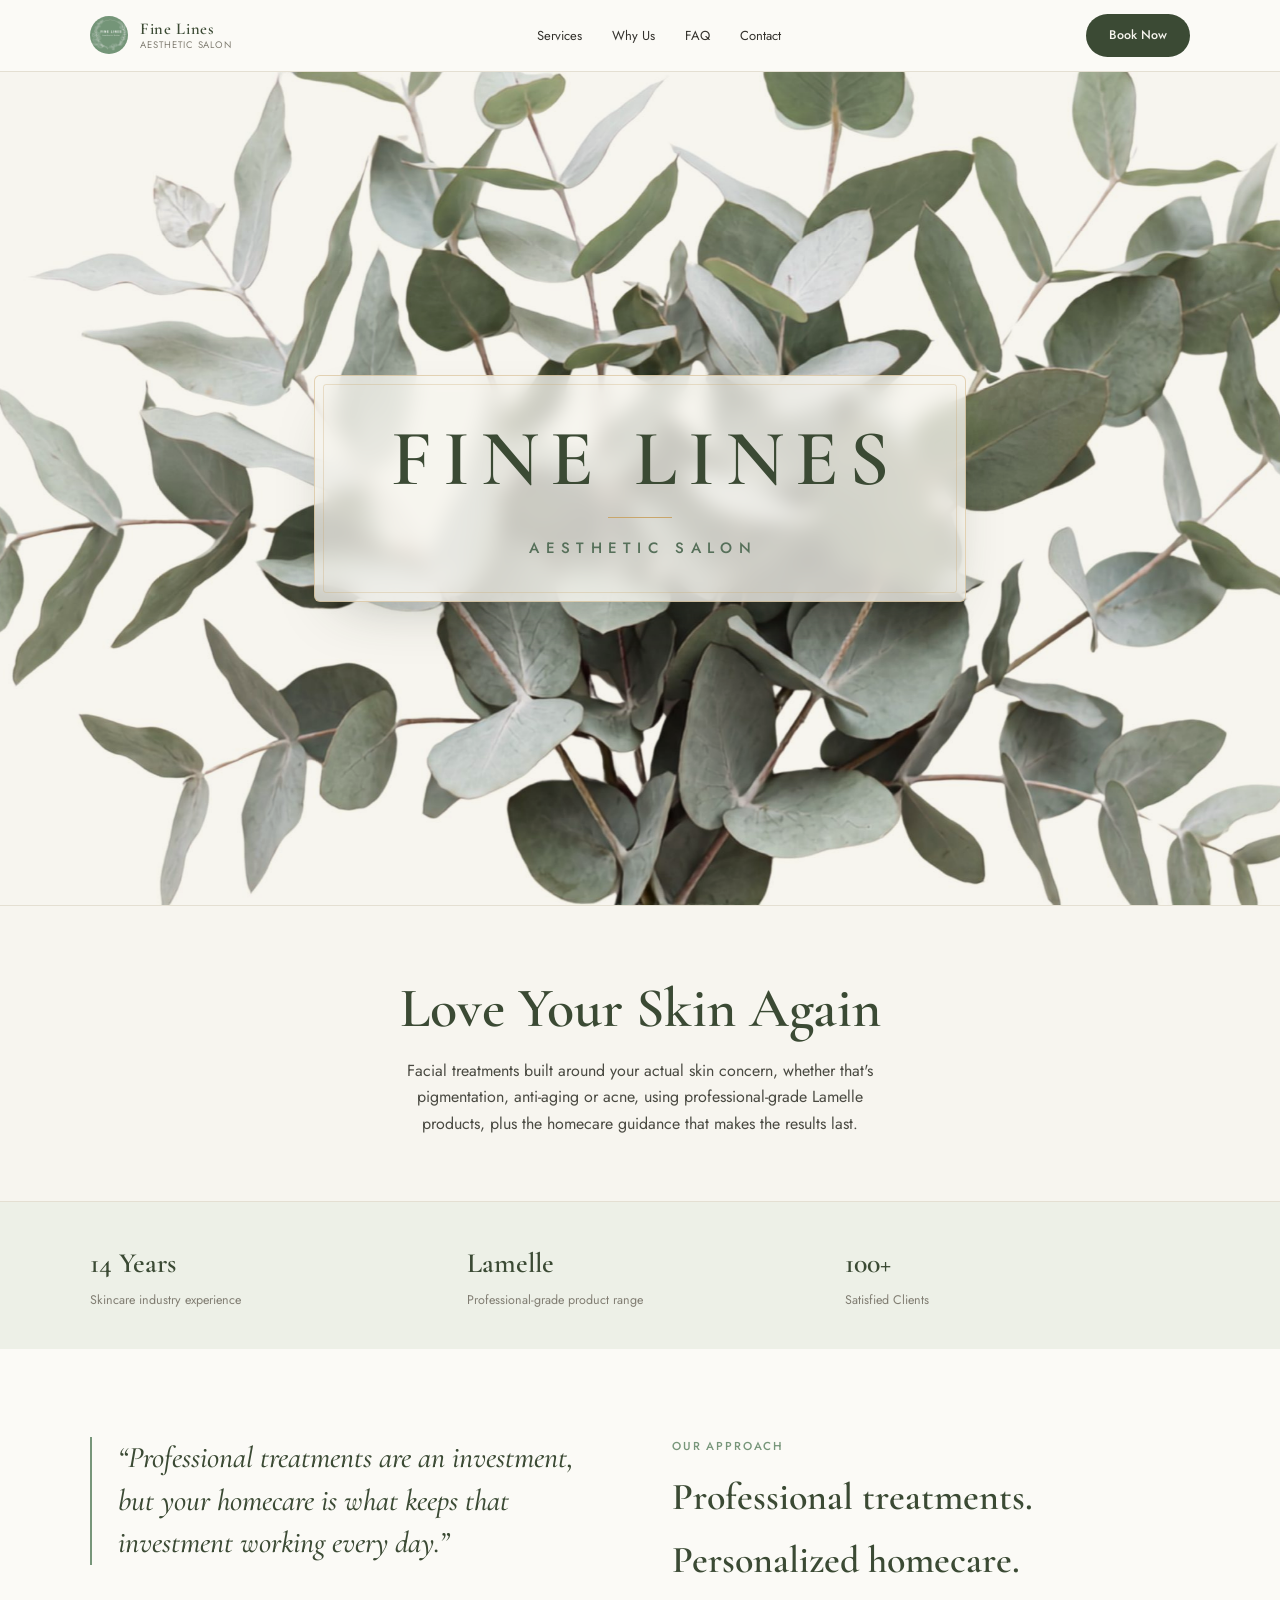
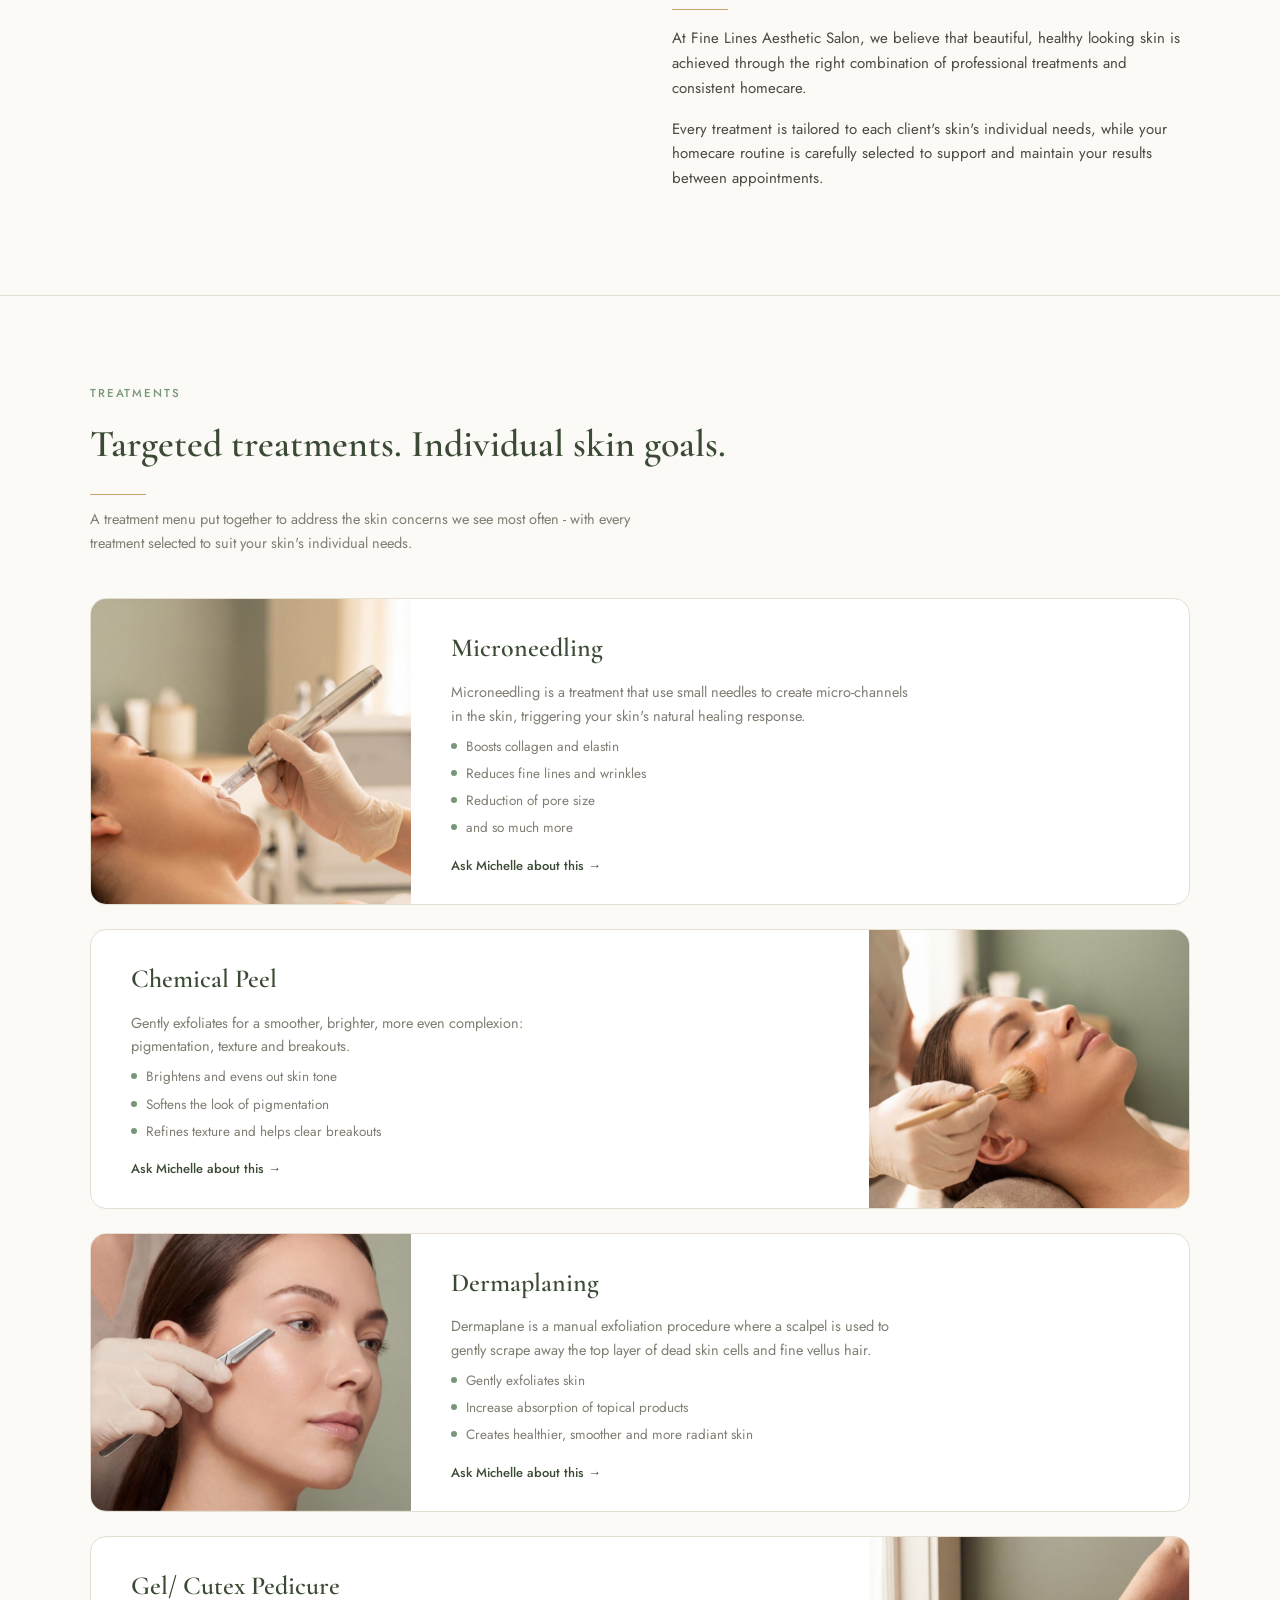
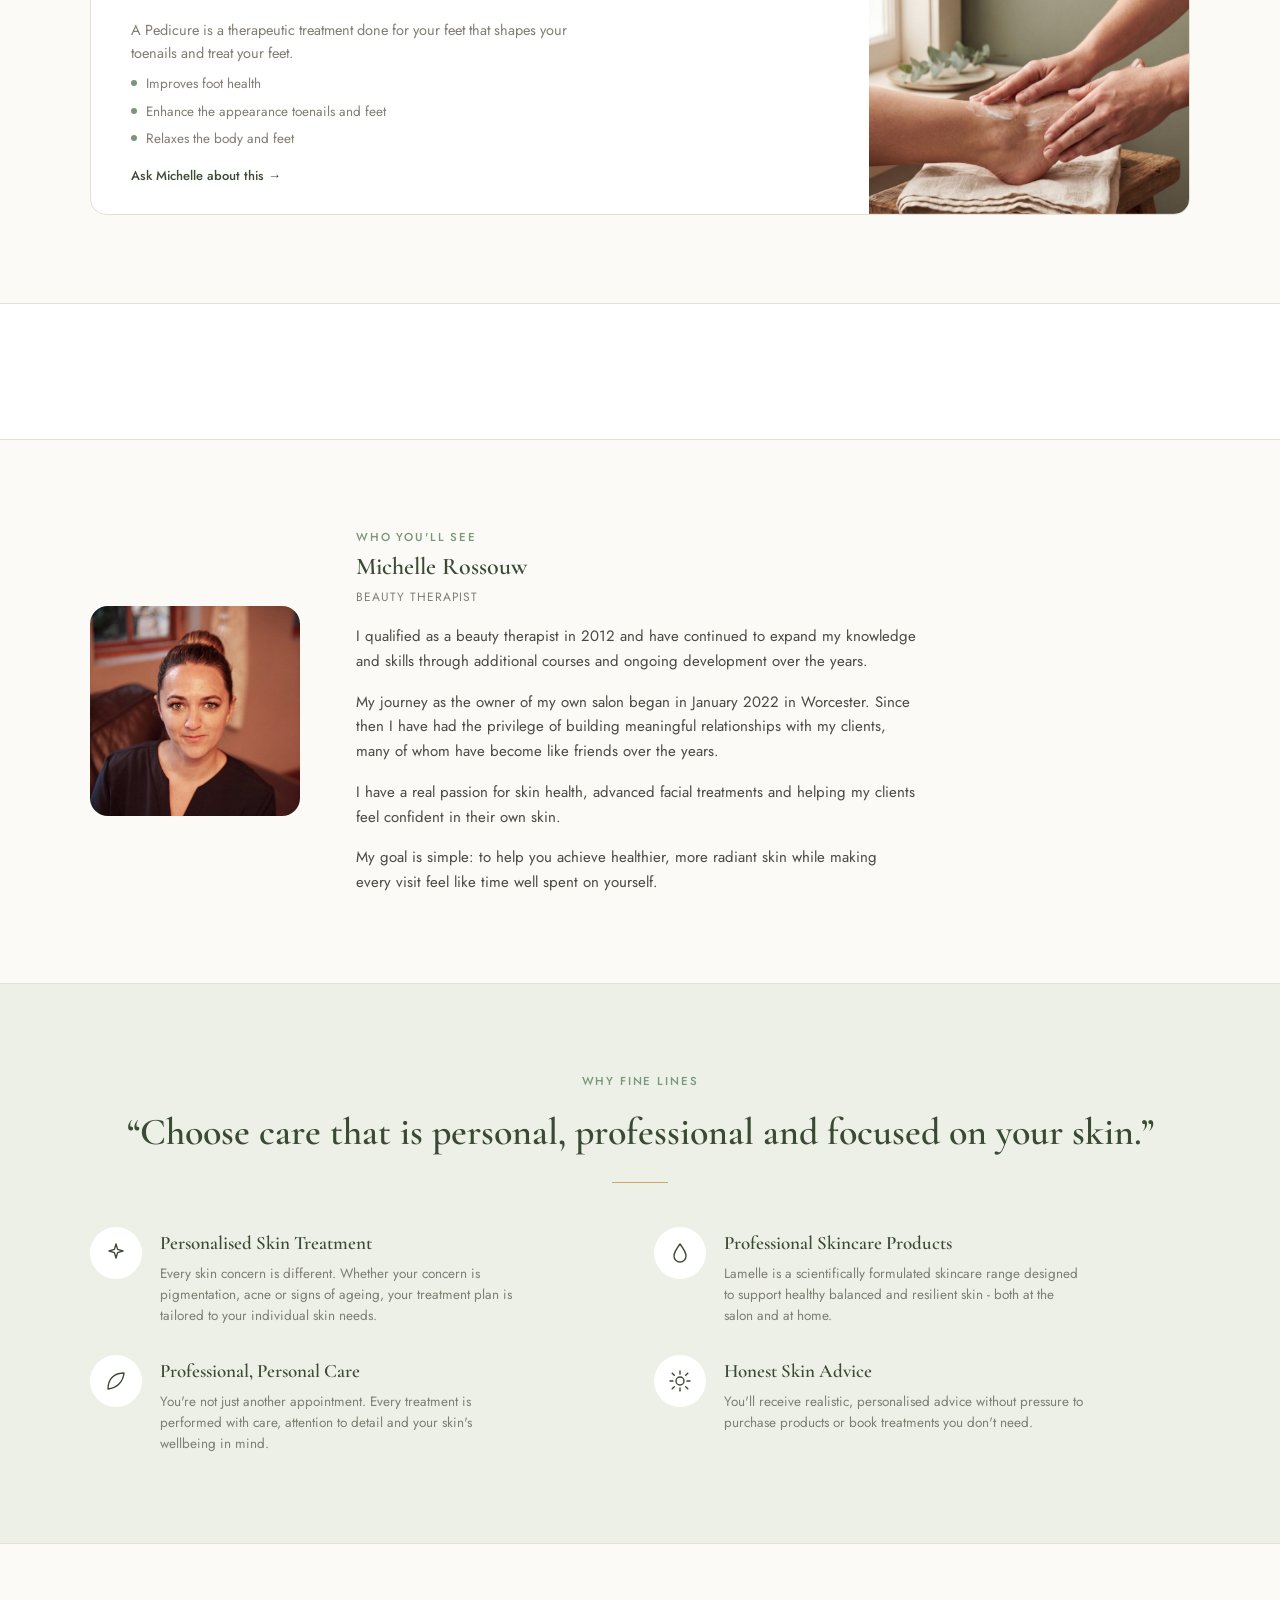
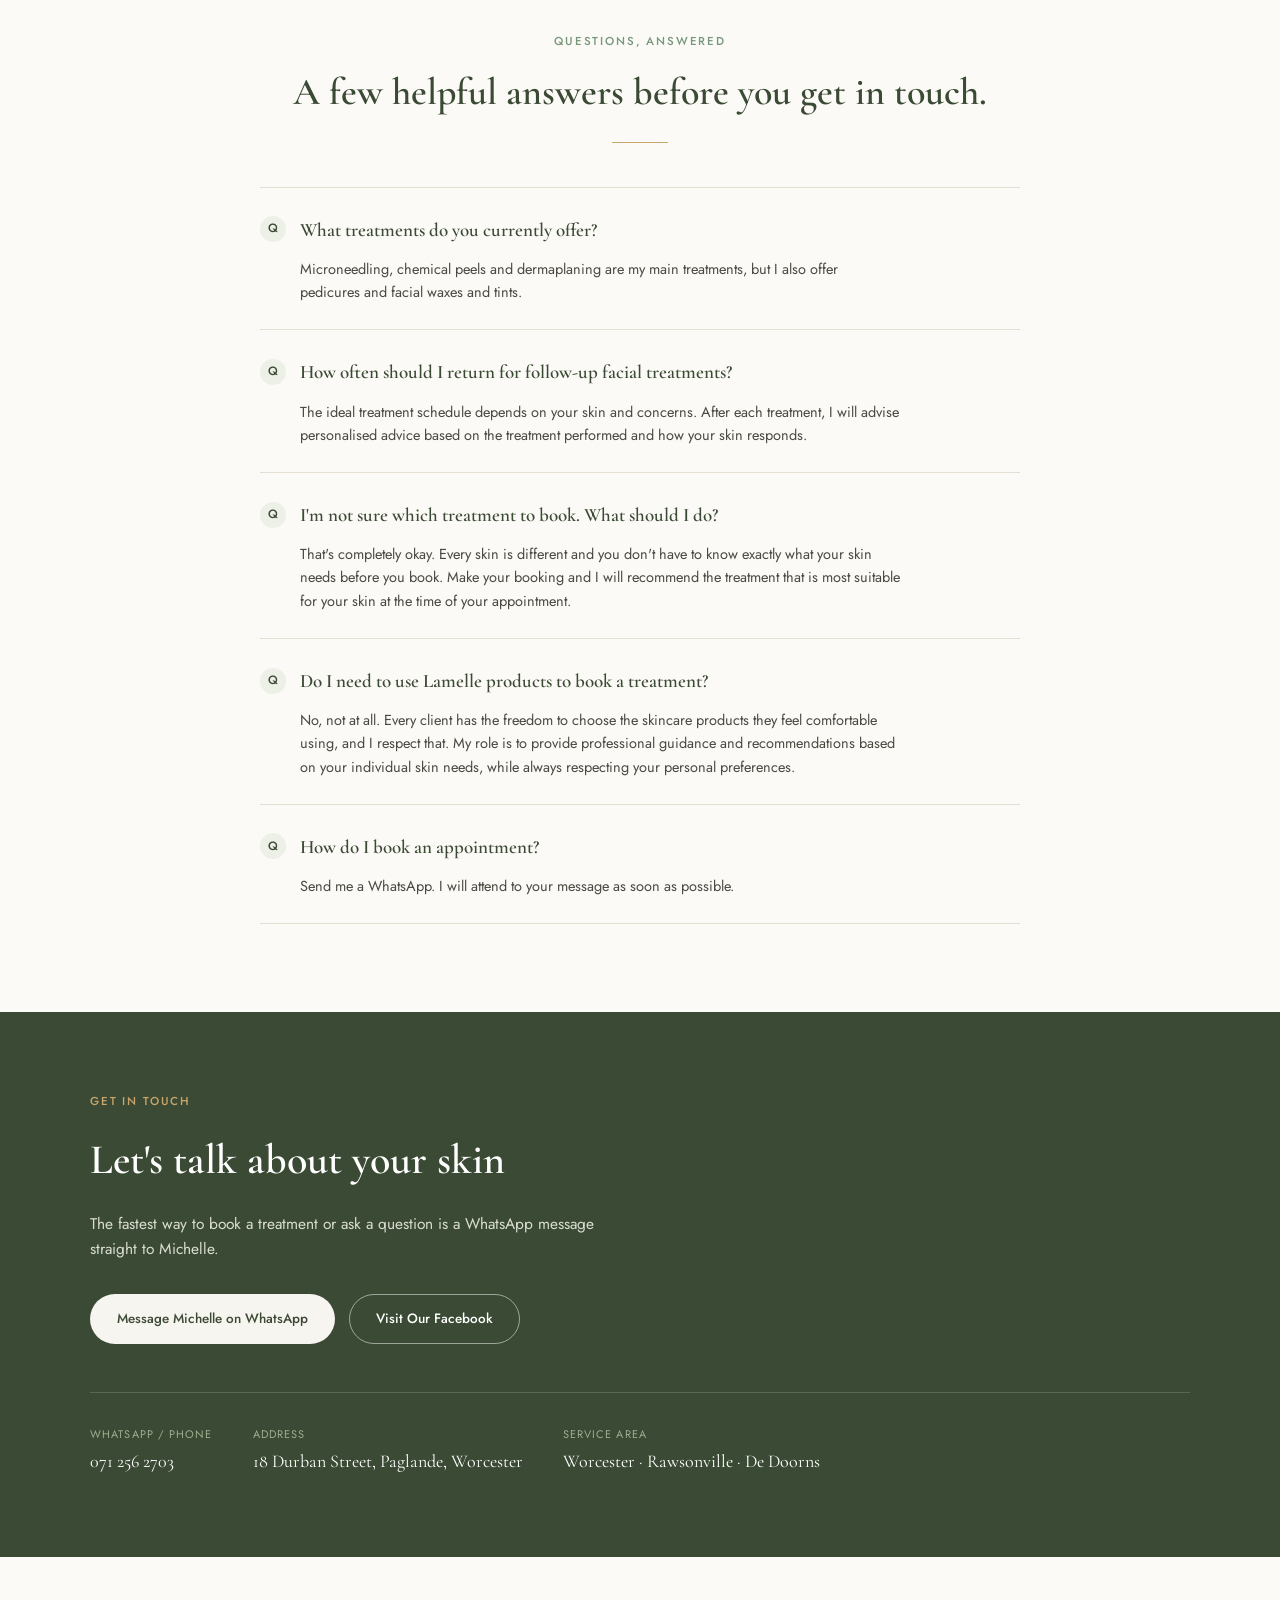
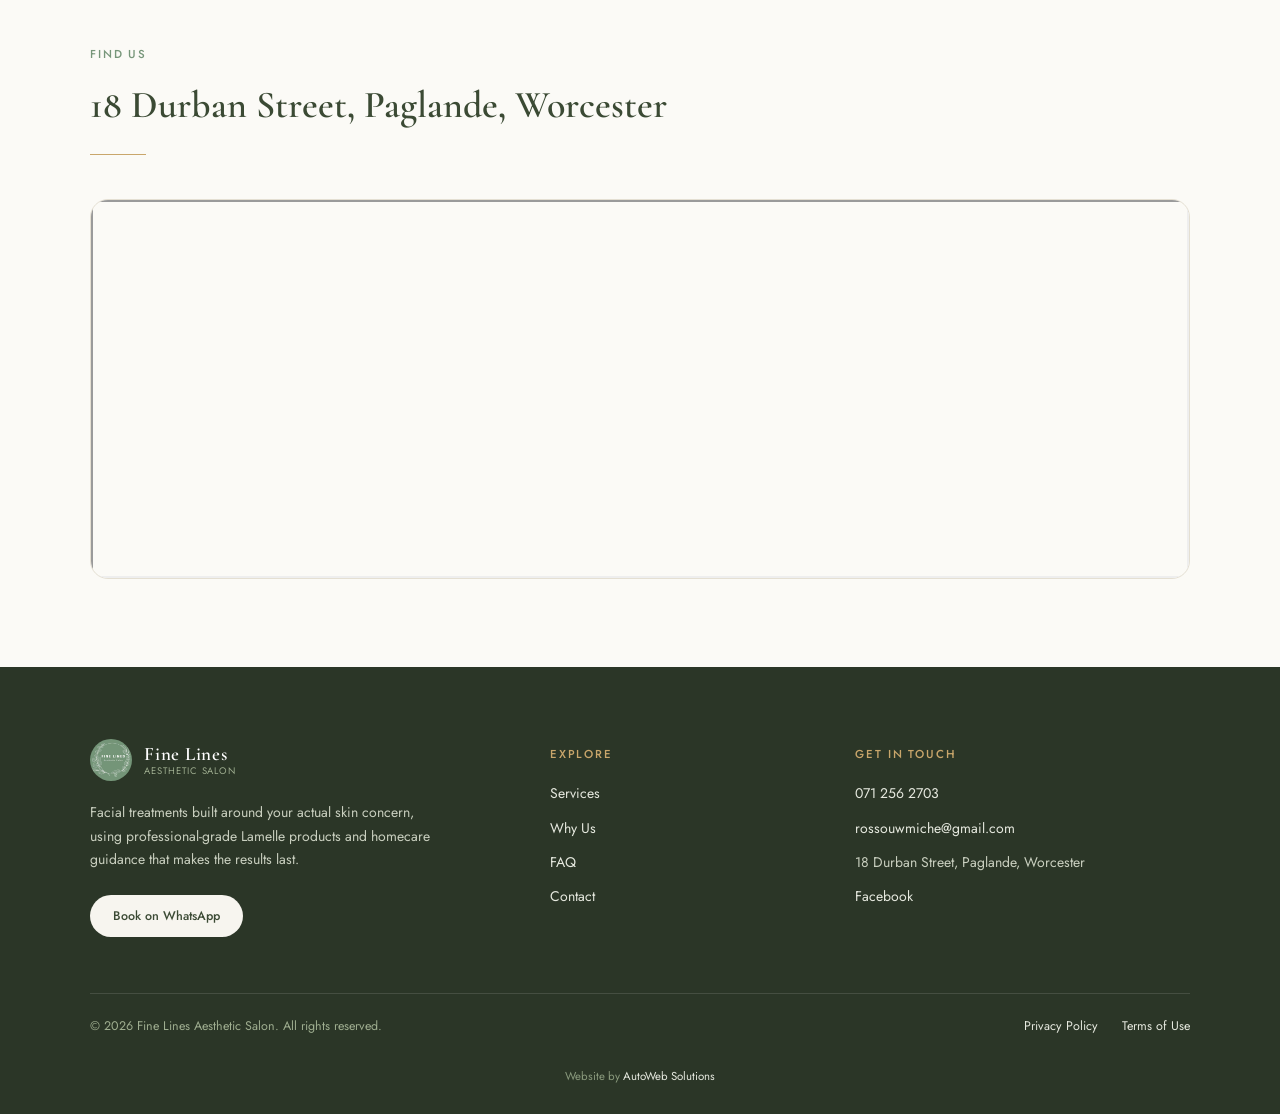
<file: index.html>
<!doctype html>
<html lang="en">
  <head>
    <meta charset="utf-8" />
    <meta name="viewport" content="width=device-width, initial-scale=1" />
    <title>Fine Lines Aesthetic Salon | Skincare in Worcester, Western Cape</title>
    <meta
      name="description"
      content="Skin treatments in Worcester, Western Cape: microneedling, chemical peels, dermaplaning and pedicures, tailored to your skin with professional-grade Lamelle products."
    />
    <meta property="og:type" content="website" />
    <meta property="og:site_name" content="Fine Lines Aesthetic Salon" />
    <meta property="og:locale" content="en_ZA" />
    <meta
      property="og:title"
      content="Fine Lines Aesthetic Salon | Skincare in Worcester, Western Cape"
    />
    <meta
      property="og:description"
      content="Skin treatments in Worcester, Western Cape: microneedling, chemical peels, dermaplaning and pedicures, tailored to your skin with professional-grade Lamelle products."
    />
    <meta
      property="og:image"
      content="https://finelinesaesthetic.co.za/images/og-image.jpg"
    />
    <meta property="og:image:width" content="1200" />
    <meta property="og:image:height" content="630" />
    <meta
      property="og:image:alt"
      content="Fine Lines Aesthetic Salon logo card on eucalyptus leaves"
    />
    <meta
      property="og:url"
      content="https://finelinesaesthetic.co.za/"
    />
    <meta name="twitter:card" content="summary_large_image" />
    <meta
      name="twitter:title"
      content="Fine Lines Aesthetic Salon | Skincare in Worcester, Western Cape"
    />
    <meta
      name="twitter:description"
      content="Skin treatments in Worcester, Western Cape: microneedling, chemical peels, dermaplaning and pedicures, tailored to your skin with professional-grade Lamelle products."
    />
    <meta
      name="twitter:image"
      content="https://finelinesaesthetic.co.za/images/og-image.jpg"
    />
    <link rel="canonical" href="https://finelinesaesthetic.co.za/" />
    <script type="application/ld+json">
      {
        "@context": "https://schema.org",
        "@type": "BeautySalon",
        "@id": "https://finelinesaesthetic.co.za/#salon",
        "name": "Fine Lines Aesthetic Salon",
        "url": "https://finelinesaesthetic.co.za/",
        "description": "Skin treatments in Worcester, Western Cape: microneedling, chemical peels, dermaplaning and pedicures, tailored to your skin with professional-grade Lamelle products.",
        "image": "https://finelinesaesthetic.co.za/images/og-image.jpg",
        "logo": "https://finelinesaesthetic.co.za/images/logo.jpg",
        "telephone": "+27712562703",
        "email": "rossouwmiche@gmail.com",
        "address": {
          "@type": "PostalAddress",
          "streetAddress": "18 Durban Street, Paglande",
          "addressLocality": "Worcester",
          "addressRegion": "Western Cape",
          "postalCode": "6849",
          "addressCountry": "ZA"
        },
        "geo": {
          "@type": "GeoCoordinates",
          "latitude": -33.64389,
          "longitude": 19.45117
        },
        "areaServed": [
          { "@type": "City", "name": "Worcester" },
          { "@type": "City", "name": "Rawsonville" },
          { "@type": "City", "name": "De Doorns" }
        ],
        "founder": { "@type": "Person", "name": "Michelle Rossouw", "jobTitle": "Beauty Therapist" },
        "sameAs": ["https://www.facebook.com/finelinesaestheticsalon"],
        "hasOfferCatalog": {
          "@type": "OfferCatalog",
          "name": "Treatments",
          "itemListElement": [
            { "@type": "Offer", "itemOffered": { "@type": "Service", "name": "Microneedling" } },
            { "@type": "Offer", "itemOffered": { "@type": "Service", "name": "Chemical Peel" } },
            { "@type": "Offer", "itemOffered": { "@type": "Service", "name": "Dermaplaning" } },
            { "@type": "Offer", "itemOffered": { "@type": "Service", "name": "Gel / Cutex Pedicure" } },
            { "@type": "Offer", "itemOffered": { "@type": "Service", "name": "Facial Wax & Tint" } }
          ]
        }
      }
    </script>
    <link rel="icon" href="images/logo.jpg" />
    <link rel="preconnect" href="https://fonts.googleapis.com" />
    <link rel="preconnect" href="https://fonts.gstatic.com" crossorigin />
    <link
      href="https://fonts.googleapis.com/css2?family=Cormorant+Garamond:ital,wght@0,500;0,600;0,700;1,500&family=Jost:wght@300;400;500;600&display=swap"
      rel="stylesheet"
    />
    <link rel="stylesheet" href="css/styles.css" />
  </head>
  <body>
    <div class="topbar">
      <div class="wrap">
        <a class="brandmark" href="#">
          <img src="images/logo.jpg" alt="Fine Lines Aesthetic Salon" width="320" height="320" />
          <div class="bt">Fine Lines<small>Aesthetic Salon</small></div>
        </a>
        <nav class="navlinks">
          <a href="#services">Services</a>
          <a href="#why">Why Us</a>
          <a href="#faq">FAQ</a>
          <a href="#contact">Contact</a>
        </nav>
        <div class="topbar-actions">
          <a
            class="btn btn-primary btn-sm"
            data-book
            href="https://wa.me/27712562703?text=Hi%20there.%0AI%20am%20interested%20in%20booking%20an%20appointment%20with%20you."
            target="_blank"
            rel="noopener"
            >Book Now</a
          >
          <button
            class="hamburger"
            aria-label="Open menu"
            aria-expanded="false"
          >
            <svg
              width="20"
              height="20"
              viewBox="0 0 24 24"
              fill="none"
              stroke="#3B4A34"
              stroke-width="1.8"
              stroke-linecap="round"
            >
              <path d="M4 7h16M4 12h16M4 17h16"></path>
            </svg>
          </button>
        </div>
      </div>
      <nav class="mobile-panel" hidden>
        <a href="#services">Services</a>
        <a href="#why">Why Us</a>
        <a href="#faq">FAQ</a>
        <a href="#contact">Contact</a>
      </nav>
    </div>

    <div class="hero">
      <div class="hero-visual">
        <img
          src="images/hero-2.jpg"
          srcset="images/hero-2-sm.jpg 1200w, images/hero-2.jpg 2400w"
          sizes="100vw"
          width="2400"
          height="1340"
          fetchpriority="high"
          alt=""
        />
        <div class="hero-plaque">
          <span class="hp-name">Fine Lines</span>
          <span class="hp-rule" aria-hidden="true"></span>
          <span class="hp-sub">Aesthetic Salon</span>
        </div>
      </div>
      <div class="hero-copy">
        <h1>Love Your Skin Again</h1>
        <p>
          Facial treatments built around your actual skin concern, whether
          that's pigmentation, anti-aging or acne, using professional-grade
          Lamelle products, plus the homecare guidance that makes the results
          last.
        </p>
      </div>
    </div>

    <div class="trust">
      <div class="wrap">
        <div class="trust-grid">
          <div class="trust-item">
            <div class="tv">14 Years</div>
            <div class="tl">Skincare industry experience</div>
          </div>
          <div class="trust-item">
            <div class="tv">Lamelle</div>
            <div class="tl">Professional-grade product range</div>
          </div>
          <div class="trust-item">
            <div class="tv">100+</div>
            <div class="tl">Satisfied Clients</div>
          </div>
        </div>
      </div>
    </div>

    <section>
      <div class="wrap">
        <div class="phil">
          <div class="phil-quote">
            <p class="pull">
              &ldquo;Professional treatments are an investment, but your
              homecare is what keeps that investment working every day.&rdquo;
            </p>
          </div>
          <div class="phil-body">
            <div class="eyebrow">Our approach</div>
            <h2 class="section-title" style="margin-bottom: 16px">
              Professional treatments. Personalized homecare.
            </h2>
            <p>
              At Fine Lines Aesthetic Salon, we believe that beautiful, healthy
              looking skin is achieved through the right combination of
              professional treatments and consistent homecare.
            </p>
            <p>
              Every treatment is tailored to each client's skin's individual
              needs, while your homecare routine is carefully selected to
              support and maintain your results between appointments.
            </p>
          </div>
        </div>
      </div>
    </section>

    <section id="services">
      <div class="wrap">
        <div class="section-head">
          <div class="eyebrow">Treatments</div>
          <h2 class="section-title">
            Targeted treatments. Individual skin goals.
          </h2>
          <p class="section-desc">
            A treatment menu put together to address the skin concerns we see
            most often - with every treatment selected to suit your skin's
            individual needs.
          </p>
        </div>
        <div class="svc-list">
          <div class="svc-card">
            <div class="svc-media">
              <img
                src="images/microneedling.jpg"
                width="900"
                height="1117"
                loading="lazy"
                alt="Microneedling treatment at Fine Lines Aesthetic Salon"
              />
            </div>
            <div class="svc-content">
              <h3 class="svc-name">Microneedling</h3>
              <div class="svc-desc">
                Microneedling is a treatment that use small needles to create
                micro-channels in the skin, triggering your skin's natural
                healing response.
              </div>
              <ul class="svc-benefits">
                <li>Boosts collagen and elastin</li>
                <li>Reduces fine lines and wrinkles</li>
                <li>Reduction of pore size</li>
                <li>and so much more</li>
              </ul>
              <a
                class="svc-link"
                href="https://wa.me/27712562703?text=Hi%20there%2C%0AI%20am%20interested%20in%20Microneedling%2C%20can%20you%20tell%20me%20more."
                target="_blank"
                rel="noopener"
                >Ask Michelle about this &rarr;</a
              >
            </div>
          </div>
          <div class="svc-card reverse">
            <div class="svc-media">
              <img
                src="images/chemical-peel.jpg"
                width="900"
                height="1117"
                loading="lazy"
                alt="Chemical peel treatment at Fine Lines Aesthetic Salon"
              />
            </div>
            <div class="svc-content">
              <h3 class="svc-name">Chemical Peel</h3>
              <div class="svc-desc">
                Gently exfoliates for a smoother, brighter, more even
                complexion: pigmentation, texture and breakouts.
              </div>
              <ul class="svc-benefits">
                <li>Brightens and evens out skin tone</li>
                <li>Softens the look of pigmentation</li>
                <li>Refines texture and helps clear breakouts</li>
              </ul>
              <a
                class="svc-link"
                href="https://wa.me/27712562703?text=Hi%20there%2C%0AI%20am%20interested%20in%20Chemical%20Peel%2C%20can%20you%20tell%20me%20more."
                target="_blank"
                rel="noopener"
                >Ask Michelle about this &rarr;</a
              >
            </div>
          </div>
          <div class="svc-card">
            <div class="svc-media">
              <img
                src="images/dermaplane.jpg"
                width="900"
                height="1117"
                loading="lazy"
                alt="Dermaplaning treatment at Fine Lines Aesthetic Salon"
              />
            </div>
            <div class="svc-content">
              <h3 class="svc-name">Dermaplaning</h3>
              <div class="svc-desc">
                Dermaplane is a manual exfoliation procedure where a scalpel is
                used to gently scrape away the top layer of dead skin cells and
                fine vellus hair.
              </div>
              <ul class="svc-benefits">
                <li>Gently exfoliates skin</li>
                <li>Increase absorption of topical products</li>
                <li>Creates healthier, smoother and more radiant skin</li>
              </ul>
              <a
                class="svc-link"
                href="https://wa.me/27712562703?text=Hi%20there%2C%0AI%20am%20interested%20in%20Dermaplaning%2C%20can%20you%20tell%20me%20more."
                target="_blank"
                rel="noopener"
                >Ask Michelle about this &rarr;</a
              >
            </div>
          </div>
          <div class="svc-card reverse">
            <div class="svc-media">
              <img
                src="images/pedicure.jpg"
                width="900"
                height="1117"
                loading="lazy"
                alt="Gel/Cutex Pedicure treatment at Fine Lines Aesthetic Salon"
              />
            </div>
            <div class="svc-content">
              <h3 class="svc-name">Gel/ Cutex Pedicure</h3>
              <div class="svc-desc">
                A Pedicure is a therapeutic treatment done for your feet that
                shapes your toenails and treat your feet.
              </div>
              <ul class="svc-benefits">
                <li>Improves foot health</li>
                <li>Enhance the appearance toenails and feet</li>
                <li>Relaxes the body and feet</li>
              </ul>
              <a
                class="svc-link"
                href="https://wa.me/27712562703?text=Hi%20there%2C%0AI%20am%20interested%20in%20a%20Gel%2FCutex%20Pedicure%2C%20can%20you%20tell%20me%20more."
                target="_blank"
                rel="noopener"
                >Ask Michelle about this &rarr;</a
              >
            </div>
          </div>
        </div>
      </div>
    </section>

    <section class="brand-strip">
      <div class="wrap brand-strip-inner">
        <a
          href="https://skinconfidence.co.za/?sc=230984738&amp;fbclid=IwY2xjawUmRNpleHRuA2FlbQIxMABwZG9mBWJyaWQRMTF3ckhTbklxdFVRR0JiY3FzcnRjBmFwcF9pZBAyMjIwMzkxNzg4MjAwODkyAAEe2lscnvquIQJiSsUpeG0cFPSjdNIR67Gt8aJCPOTo0nfn3-hXnR5S1gYrx6Q_aem_q1RHZX1bMGxaxcHJAcMebg"
          target="_blank"
          rel="noopener"
        >
          <img
            src="images/lamelle-logo.webp"
            alt="Lamelle Research Laboratories"
            class="brand-logo"
            width="200"
            height="68"
            loading="lazy"
          />
        </a>
      </div>
    </section>

    <section>
      <div class="wrap">
        <div class="about">
          <div class="about-mark">
            <img
              src="images/owner.jpg"
              width="640"
              height="640"
              loading="lazy"
              alt="Michelle Rossouw, owner and skin therapist at Fine Lines Aesthetic Salon"
            />
          </div>
          <div class="about-copy">
            <div class="eyebrow">Who you'll see</div>
            <div class="name">Michelle Rossouw</div>
            <div class="role">Beauty Therapist</div>
            <p>
              I qualified as a beauty therapist in 2012 and have continued to
              expand my knowledge and skills through additional courses and
              ongoing development over the years.
            </p>
            <p>
              My journey as the owner of my own salon began in January 2022 in
              Worcester. Since then I have had the privilege of building
              meaningful relationships with my clients, many of whom have become
              like friends over the years.
            </p>
            <p>
              I have a real passion for skin health, advanced facial treatments
              and helping my clients feel confident in their own skin.
            </p>
            <p>
              My goal is simple: to help you achieve healthier, more radiant
              skin while making every visit feel like time well spent on
              yourself.
            </p>
          </div>
        </div>
      </div>
    </section>

    <section class="why" id="why">
      <div class="wrap">
        <div class="section-head center">
          <div class="eyebrow">Why Fine Lines</div>
          <h2 class="section-title">
            &ldquo;Choose care that is personal, professional and focused on
            your skin.&rdquo;
          </h2>
        </div>
        <div class="why-grid">
          <div class="why-item">
            <div class="why-icon">
              <svg
                width="24"
                height="24"
                viewBox="0 0 24 24"
                fill="none"
                stroke="currentColor"
                stroke-width="1.4"
                stroke-linecap="round"
                stroke-linejoin="round"
              >
                <path
                  d="M12 3l1.6 5.4L19 10l-5.4 1.6L12 17l-1.6-5.4L5 10l5.4-1.6L12 3Z"
                ></path>
              </svg>
            </div>
            <div class="why-text">
              <h3>Personalised Skin Treatment</h3>
              <p>
                Every skin concern is different. Whether your concern is
                pigmentation, acne or signs of ageing, your treatment plan is
                tailored to your individual skin needs.
              </p>
            </div>
          </div>
          <div class="why-item">
            <div class="why-icon">
              <svg
                width="24"
                height="24"
                viewBox="0 0 24 24"
                fill="none"
                stroke="currentColor"
                stroke-width="1.4"
                stroke-linecap="round"
                stroke-linejoin="round"
              >
                <path
                  d="M12 3C12 3 6 11 6 15a6 6 0 0 0 12 0c0-4-6-12-6-12Z"
                ></path>
              </svg>
            </div>
            <div class="why-text">
              <h3>Professional Skincare Products</h3>
              <p>
                Lamelle is a scientifically formulated skincare range designed
                to support healthy balanced and resilient skin - both at the
                salon and at home.
              </p>
            </div>
          </div>
          <div class="why-item">
            <div class="why-icon">
              <svg
                width="24"
                height="24"
                viewBox="0 0 24 24"
                fill="none"
                stroke="currentColor"
                stroke-width="1.4"
                stroke-linecap="round"
                stroke-linejoin="round"
              >
                <path d="M4 20C4 10 10 4 20 4C19 13 13 19 4 20Z"></path>
              </svg>
            </div>
            <div class="why-text">
              <h3>Professional, Personal Care</h3>
              <p>
                You're not just another appointment. Every treatment is
                performed with care, attention to detail and your skin's
                wellbeing in mind.
              </p>
            </div>
          </div>
          <div class="why-item">
            <div class="why-icon">
              <svg
                width="24"
                height="24"
                viewBox="0 0 24 24"
                fill="none"
                stroke="currentColor"
                stroke-width="1.4"
                stroke-linecap="round"
                stroke-linejoin="round"
              >
                <circle cx="12" cy="12" r="4"></circle>
                <path
                  d="M12 2v3M12 19v3M4.2 4.2l2.1 2.1M17.7 17.7l2.1 2.1M2 12h3M19 12h3M4.2 19.8l2.1-2.1M17.7 6.3l2.1-2.1"
                ></path>
              </svg>
            </div>
            <div class="why-text">
              <h3>Honest Skin Advice</h3>
              <p>
                You'll receive realistic, personalised advice without pressure
                to purchase products or book treatments you don't need.
              </p>
            </div>
          </div>
        </div>
      </div>
    </section>

    <section id="faq">
      <div class="wrap">
        <div class="section-head center">
          <div class="eyebrow">Questions, answered</div>
          <h2 class="section-title">
            A few helpful answers before you get in touch.
          </h2>
        </div>
        <div class="faq-list">
          <div class="faq-item">
            <div class="faq-q">
              <span class="qmark">Q</span>What treatments do you currently
              offer?
            </div>
            <div class="faq-a">
              Microneedling, chemical peels and dermaplaning are my main
              treatments, but I also offer pedicures and facial waxes and tints.
            </div>
          </div>
          <div class="faq-item">
            <div class="faq-q">
              <span class="qmark">Q</span>How often should I return for
              follow-up facial treatments?
            </div>
            <div class="faq-a">
              The ideal treatment schedule depends on your skin and concerns.
              After each treatment, I will advise personalised advice based on
              the treatment performed and how your skin responds.
            </div>
          </div>
          <div class="faq-item">
            <div class="faq-q">
              <span class="qmark">Q</span>I'm not sure which treatment to book.
              What should I do?
            </div>
            <div class="faq-a">
              That's completely okay. Every skin is different and you don't have
              to know exactly what your skin needs before you book. Make your
              booking and I will recommend the treatment that is most suitable
              for your skin at the time of your appointment.
            </div>
          </div>
          <div class="faq-item">
            <div class="faq-q">
              <span class="qmark">Q</span>Do I need to use Lamelle products to
              book a treatment?
            </div>
            <div class="faq-a">
              No, not at all. Every client has the freedom to choose the
              skincare products they feel comfortable using, and I respect that.
              My role is to provide professional guidance and recommendations
              based on your individual skin needs, while always respecting your
              personal preferences.
            </div>
          </div>
          <div class="faq-item">
            <div class="faq-q">
              <span class="qmark">Q</span>How do I book an appointment?
            </div>
            <div class="faq-a">
              Send me a WhatsApp. I will attend to your message as soon as
              possible.
            </div>
          </div>
        </div>
      </div>
    </section>

    <div class="cta" id="contact">
      <div class="wrap">
        <div class="eyebrow">Get in touch</div>
        <h2>Let's talk about your skin</h2>
        <p>
          The fastest way to book a treatment or ask a question is a WhatsApp
          message straight to Michelle.
        </p>
        <div class="cta-actions">
          <a
            class="btn btn-primary"
            href="https://wa.me/27712562703?text=Hi%20there.%0AI%20am%20interested%20in%20booking%20an%20appointment%20with%20you."
            target="_blank"
            rel="noopener"
            >Message Michelle on WhatsApp</a
          >
          <a
            class="btn btn-secondary"
            style="border-color: rgba(255, 255, 255, 0.5); color: #fff"
            href="https://www.facebook.com/finelinesaestheticsalon"
            target="_blank"
            rel="noopener"
            >Visit Our Facebook</a
          >
        </div>
        <div class="cta-details">
          <div class="item">
            <div class="k">WhatsApp / Phone</div>
            <div class="v"><a href="tel:+27712562703">071 256 2703</a></div>
          </div>
          <div class="item">
            <div class="k">Address</div>
            <div class="v">18 Durban Street, Paglande, Worcester</div>
          </div>
          <div class="item">
            <div class="k">Service area</div>
            <div class="v">
              Worcester &middot; Rawsonville &middot; De Doorns
            </div>
          </div>
        </div>
      </div>
    </div>

    <section>
      <div class="wrap">
        <div class="section-head">
          <div class="eyebrow">Find us</div>
          <h2 class="section-title">18 Durban Street, Paglande, Worcester</h2>
        </div>
        <div class="map-panel">
          <iframe
            src="https://www.google.com/maps/embed?pb=!1m18!1m12!1m3!1d3321.5120462138734!2d19.451168876545857!3d-33.64389190744635!2m3!1f0!2f0!3f0!3m2!1i1024!2i768!4f13.1!3m3!1m2!1s0x1dcd78a09a3259f1%3A0x4e70fad645e7cf70!2s18%20Durban%20St%2C%20Paglande%2C%20Worcester%2C%206849!5e0!3m2!1sen!2sza!4v1789563626684!5m2!1sen!2sza"
            loading="lazy"
            referrerpolicy="strict-origin-when-cross-origin"
            title="Fine Lines Aesthetic Salon location, 18 Durban Street, Paglande, Worcester"
            allowfullscreen
          >
          </iframe>
        </div>
      </div>
    </section>

    <footer class="site-footer">
      <div class="wrap">
        <div class="foot-grid">
          <div class="foot-about">
            <div class="foot-brand">
              <img src="images/logo.jpg" alt="Fine Lines Aesthetic Salon" width="320" height="320" loading="lazy" />
              <div class="ft">Fine Lines<small>Aesthetic Salon</small></div>
            </div>
            <p>
              Facial treatments built around your actual skin concern, using
              professional-grade Lamelle products and homecare guidance that
              makes the results last.
            </p>
            <a
              class="btn btn-primary btn-sm"
              data-book
              href="https://wa.me/27712562703?text=Hi%20there.%0AI%20am%20interested%20in%20booking%20an%20appointment%20with%20you."
              target="_blank"
              rel="noopener"
              >Book on WhatsApp</a
            >
          </div>
          <div class="foot-col">
            <h4>Explore</h4>
            <ul>
              <li><a href="#services">Services</a></li>
              <li><a href="#why">Why Us</a></li>
              <li><a href="#faq">FAQ</a></li>
              <li><a href="#contact">Contact</a></li>
            </ul>
          </div>
          <div class="foot-col">
            <h4>Get in touch</h4>
            <ul>
              <li><a href="tel:+27712562703">071 256 2703</a></li>
              <li>
                <a href="mailto:rossouwmiche@gmail.com"
                  >rossouwmiche@gmail.com</a
                >
              </li>
              <li>18 Durban Street, Paglande, Worcester</li>
              <li>
                <a
                  href="https://www.facebook.com/finelinesaestheticsalon"
                  target="_blank"
                  rel="noopener"
                  >Facebook</a
                >
              </li>
            </ul>
          </div>
        </div>
        <div class="foot-bottom">
          <div>
            &copy; <span data-year>2026</span> Fine Lines Aesthetic Salon. All
            rights reserved.
          </div>
          <nav class="foot-legal" aria-label="Legal">
            <a href="privacy.html">Privacy Policy</a>
            <a href="terms.html">Terms of Use</a>
          </nav>
          <div class="foot-credit">
            Website by
            <a href="https://autowebsolutions.co.za" target="_blank" rel="noopener"
              >AutoWeb Solutions</a
            >
          </div>
        </div>
      </div>
    </footer>

    <script src="js/main.js"></script>
  </body>
</html>
</file>
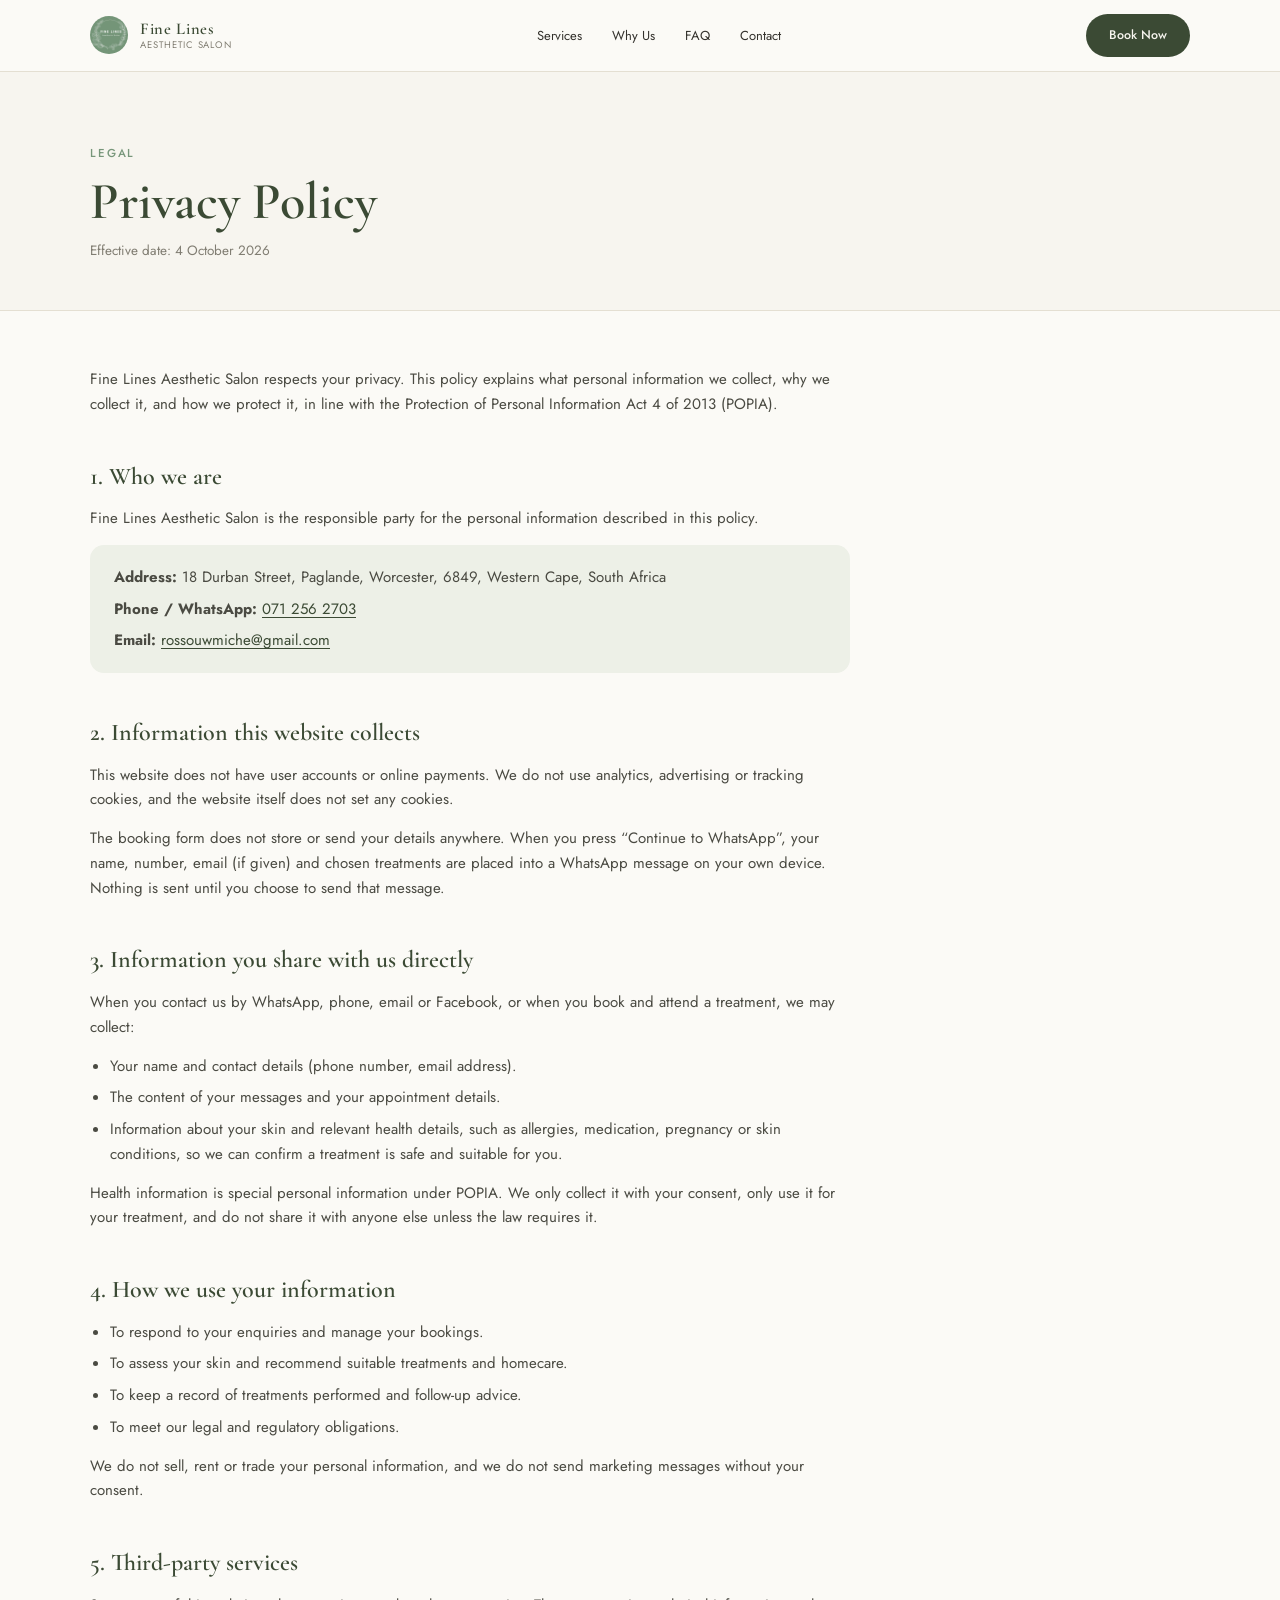
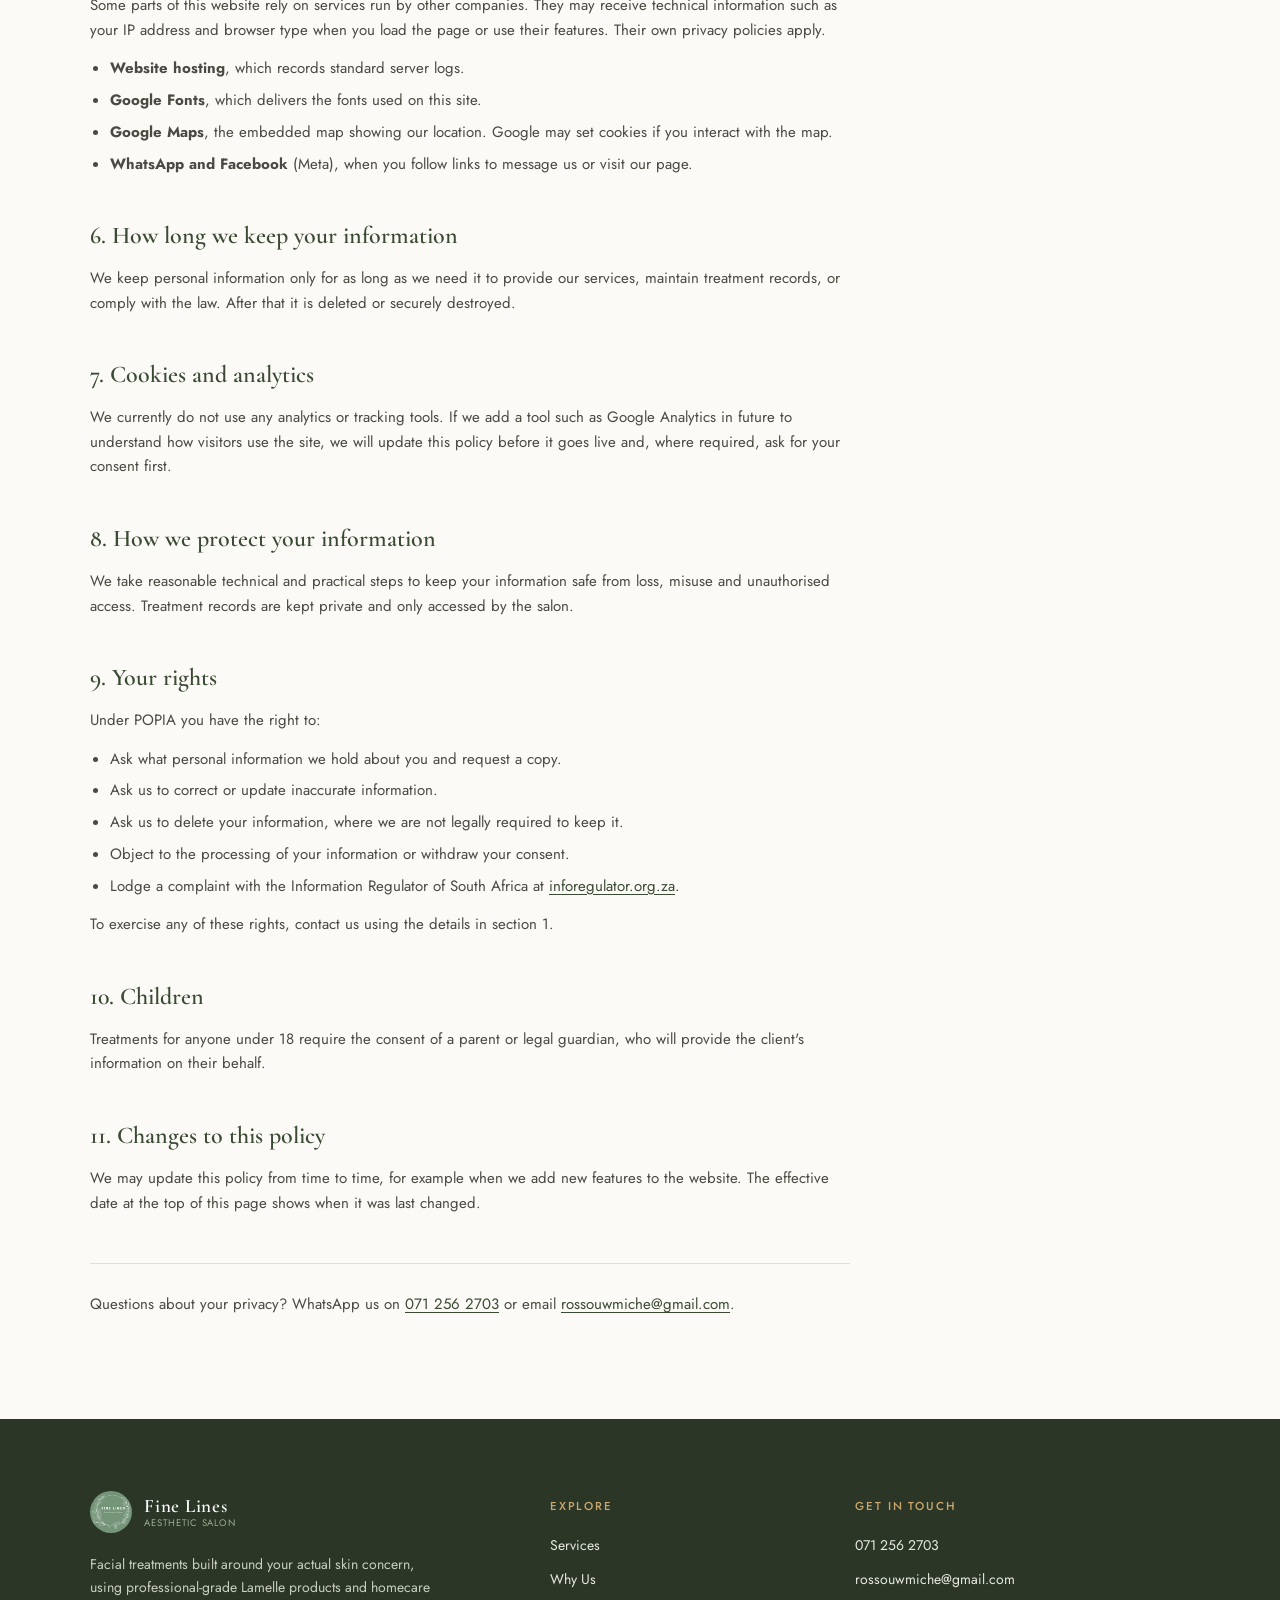
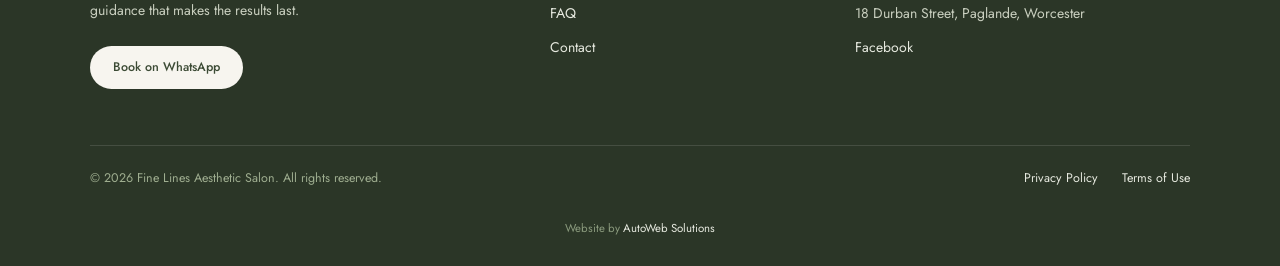
<file: privacy.html>
<!doctype html>
<html lang="en">
  <head>
    <meta charset="utf-8" />
    <meta name="viewport" content="width=device-width, initial-scale=1" />
    <title>Privacy Policy | Fine Lines Aesthetic Salon</title>
    <meta
      name="description"
      content="How Fine Lines Aesthetic Salon collects, uses and protects your personal information under POPIA."
    />
    <link rel="canonical" href="https://finelinesaesthetic.co.za/privacy.html" />
    <link rel="icon" href="images/logo.jpg" />
    <link rel="preconnect" href="https://fonts.googleapis.com" />
    <link rel="preconnect" href="https://fonts.gstatic.com" crossorigin />
    <link
      href="https://fonts.googleapis.com/css2?family=Cormorant+Garamond:ital,wght@0,500;0,600;0,700;1,500&family=Jost:wght@300;400;500;600&display=swap"
      rel="stylesheet"
    />
    <link rel="stylesheet" href="css/styles.css" />
  </head>
  <body>
    <div class="topbar">
      <div class="wrap">
        <a class="brandmark" href="index.html">
          <img src="images/logo.jpg" alt="Fine Lines Aesthetic Salon" width="320" height="320" />
          <div class="bt">Fine Lines<small>Aesthetic Salon</small></div>
        </a>
        <nav class="navlinks">
          <a href="index.html#services">Services</a>
          <a href="index.html#why">Why Us</a>
          <a href="index.html#faq">FAQ</a>
          <a href="index.html#contact">Contact</a>
        </nav>
        <div class="topbar-actions">
          <a
            class="btn btn-primary btn-sm"
            data-book
            href="https://wa.me/27712562703?text=Hi%20there.%0AI%20am%20interested%20in%20booking%20an%20appointment%20with%20you."
            target="_blank"
            rel="noopener"
            >Book Now</a
          >
          <button
            class="hamburger"
            aria-label="Open menu"
            aria-expanded="false"
          >
            <svg
              width="20"
              height="20"
              viewBox="0 0 24 24"
              fill="none"
              stroke="#3B4A34"
              stroke-width="1.8"
              stroke-linecap="round"
            >
              <path d="M4 7h16M4 12h16M4 17h16"></path>
            </svg>
          </button>
        </div>
      </div>
      <nav class="mobile-panel" hidden>
        <a href="index.html#services">Services</a>
        <a href="index.html#why">Why Us</a>
        <a href="index.html#faq">FAQ</a>
        <a href="index.html#contact">Contact</a>
      </nav>
    </div>

    <main>
      <div class="legal-head">
        <div class="wrap">
          <div class="eyebrow">Legal</div>
          <h1>Privacy Policy</h1>
          <p class="legal-meta">Effective date: 4 October 2026</p>
        </div>
      </div>

      <div class="wrap">
        <article class="legal-body">
          <p>
            Fine Lines Aesthetic Salon respects your privacy. This policy
            explains what personal information we collect, why we collect it,
            and how we protect it, in line with the Protection of Personal
            Information Act 4 of 2013 (POPIA).
          </p>

          <h2>1. Who we are</h2>
          <p>
            Fine Lines Aesthetic Salon is the responsible party for the personal
            information described in this policy.
          </p>
          <ul class="legal-details">
            <li><strong>Address:</strong> 18 Durban Street, Paglande, Worcester, 6849, Western Cape, South Africa</li>
            <li><strong>Phone / WhatsApp:</strong> <a href="tel:+27712562703">071 256 2703</a></li>
            <li><strong>Email:</strong> <a href="mailto:rossouwmiche@gmail.com">rossouwmiche@gmail.com</a></li>
          </ul>

          <h2>2. Information this website collects</h2>
          <p>
            This website does not have user accounts or online payments. We do
            not use analytics, advertising or tracking cookies, and the website
            itself does not set any cookies.
          </p>
          <p>
            The booking form does not store or send your details anywhere.
            When you press &ldquo;Continue to WhatsApp&rdquo;, your name, number,
            email (if given) and chosen treatments are placed into a WhatsApp
            message on your own device. Nothing is sent until you choose to send
            that message.
          </p>
          <!-- ANALYTICS: update this section and section 7 when Google Analytics (or any tracking) is added. -->

          <h2>3. Information you share with us directly</h2>
          <p>
            When you contact us by WhatsApp, phone, email or Facebook, or when
            you book and attend a treatment, we may collect:
          </p>
          <ul>
            <li>Your name and contact details (phone number, email address).</li>
            <li>The content of your messages and your appointment details.</li>
            <li>
              Information about your skin and relevant health details, such as
              allergies, medication, pregnancy or skin conditions, so we can
              confirm a treatment is safe and suitable for you.
            </li>
          </ul>
          <p>
            Health information is special personal information under POPIA. We
            only collect it with your consent, only use it for your treatment,
            and do not share it with anyone else unless the law requires it.
          </p>

          <h2>4. How we use your information</h2>
          <ul>
            <li>To respond to your enquiries and manage your bookings.</li>
            <li>To assess your skin and recommend suitable treatments and homecare.</li>
            <li>To keep a record of treatments performed and follow-up advice.</li>
            <li>To meet our legal and regulatory obligations.</li>
          </ul>
          <p>
            We do not sell, rent or trade your personal information, and we do
            not send marketing messages without your consent.
          </p>

          <h2>5. Third-party services</h2>
          <p>
            Some parts of this website rely on services run by other companies.
            They may receive technical information such as your IP address and
            browser type when you load the page or use their features. Their own
            privacy policies apply.
          </p>
          <ul>
            <li><strong>Website hosting</strong>, which records standard server logs.</li>
            <li><strong>Google Fonts</strong>, which delivers the fonts used on this site.</li>
            <li><strong>Google Maps</strong>, the embedded map showing our location. Google may set cookies if you interact with the map.</li>
            <li><strong>WhatsApp and Facebook</strong> (Meta), when you follow links to message us or visit our page.</li>
          </ul>

          <h2>6. How long we keep your information</h2>
          <p>
            We keep personal information only for as long as we need it to
            provide our services, maintain treatment records, or comply with the
            law. After that it is deleted or securely destroyed.
          </p>

          <h2>7. Cookies and analytics</h2>
          <p>
            We currently do not use any analytics or tracking tools. If we add
            a tool such as Google Analytics in future to understand how visitors
            use the site, we will update this policy before it goes live and,
            where required, ask for your consent first.
          </p>

          <h2>8. How we protect your information</h2>
          <p>
            We take reasonable technical and practical steps to keep your
            information safe from loss, misuse and unauthorised access. Treatment
            records are kept private and only accessed by the salon.
          </p>

          <h2>9. Your rights</h2>
          <p>Under POPIA you have the right to:</p>
          <ul>
            <li>Ask what personal information we hold about you and request a copy.</li>
            <li>Ask us to correct or update inaccurate information.</li>
            <li>Ask us to delete your information, where we are not legally required to keep it.</li>
            <li>Object to the processing of your information or withdraw your consent.</li>
            <li>
              Lodge a complaint with the Information Regulator of South Africa
              at
              <a href="https://inforegulator.org.za" target="_blank" rel="noopener">inforegulator.org.za</a>.
            </li>
          </ul>
          <p>
            To exercise any of these rights, contact us using the details in
            section 1.
          </p>

          <h2>10. Children</h2>
          <p>
            Treatments for anyone under 18 require the consent of a parent or
            legal guardian, who will provide the client's information on their
            behalf.
          </p>

          <h2>11. Changes to this policy</h2>
          <p>
            We may update this policy from time to time, for example when we add
            new features to the website. The effective date at the top of this
            page shows when it was last changed.
          </p>

          <p class="legal-foot">
            Questions about your privacy? WhatsApp us on
            <a href="tel:+27712562703">071 256 2703</a> or email
            <a href="mailto:rossouwmiche@gmail.com">rossouwmiche@gmail.com</a>.
          </p>
        </article>
      </div>
    </main>

    <footer class="site-footer">
      <div class="wrap">
        <div class="foot-grid">
          <div class="foot-about">
            <div class="foot-brand">
              <img src="images/logo.jpg" alt="Fine Lines Aesthetic Salon" width="320" height="320" />
              <div class="ft">Fine Lines<small>Aesthetic Salon</small></div>
            </div>
            <p>
              Facial treatments built around your actual skin concern, using
              professional-grade Lamelle products and homecare guidance that
              makes the results last.
            </p>
            <a
              class="btn btn-primary btn-sm"
              data-book
              href="https://wa.me/27712562703?text=Hi%20there.%0AI%20am%20interested%20in%20booking%20an%20appointment%20with%20you."
              target="_blank"
              rel="noopener"
              >Book on WhatsApp</a
            >
          </div>
          <div class="foot-col">
            <h4>Explore</h4>
            <ul>
              <li><a href="index.html#services">Services</a></li>
              <li><a href="index.html#why">Why Us</a></li>
              <li><a href="index.html#faq">FAQ</a></li>
              <li><a href="index.html#contact">Contact</a></li>
            </ul>
          </div>
          <div class="foot-col">
            <h4>Get in touch</h4>
            <ul>
              <li><a href="tel:+27712562703">071 256 2703</a></li>
              <li>
                <a href="mailto:rossouwmiche@gmail.com"
                  >rossouwmiche@gmail.com</a
                >
              </li>
              <li>18 Durban Street, Paglande, Worcester</li>
              <li>
                <a
                  href="https://www.facebook.com/finelinesaestheticsalon"
                  target="_blank"
                  rel="noopener"
                  >Facebook</a
                >
              </li>
            </ul>
          </div>
        </div>
        <div class="foot-bottom">
          <div>
            &copy; <span data-year>2026</span> Fine Lines Aesthetic Salon. All
            rights reserved.
          </div>
          <nav class="foot-legal" aria-label="Legal">
            <a href="privacy.html">Privacy Policy</a>
            <a href="terms.html">Terms of Use</a>
          </nav>
          <div class="foot-credit">
            Website by
            <a href="https://autowebsolutions.co.za" target="_blank" rel="noopener"
              >AutoWeb Solutions</a
            >
          </div>
        </div>
      </div>
    </footer>

    <script src="js/main.js"></script>
  </body>
</html>
</file>
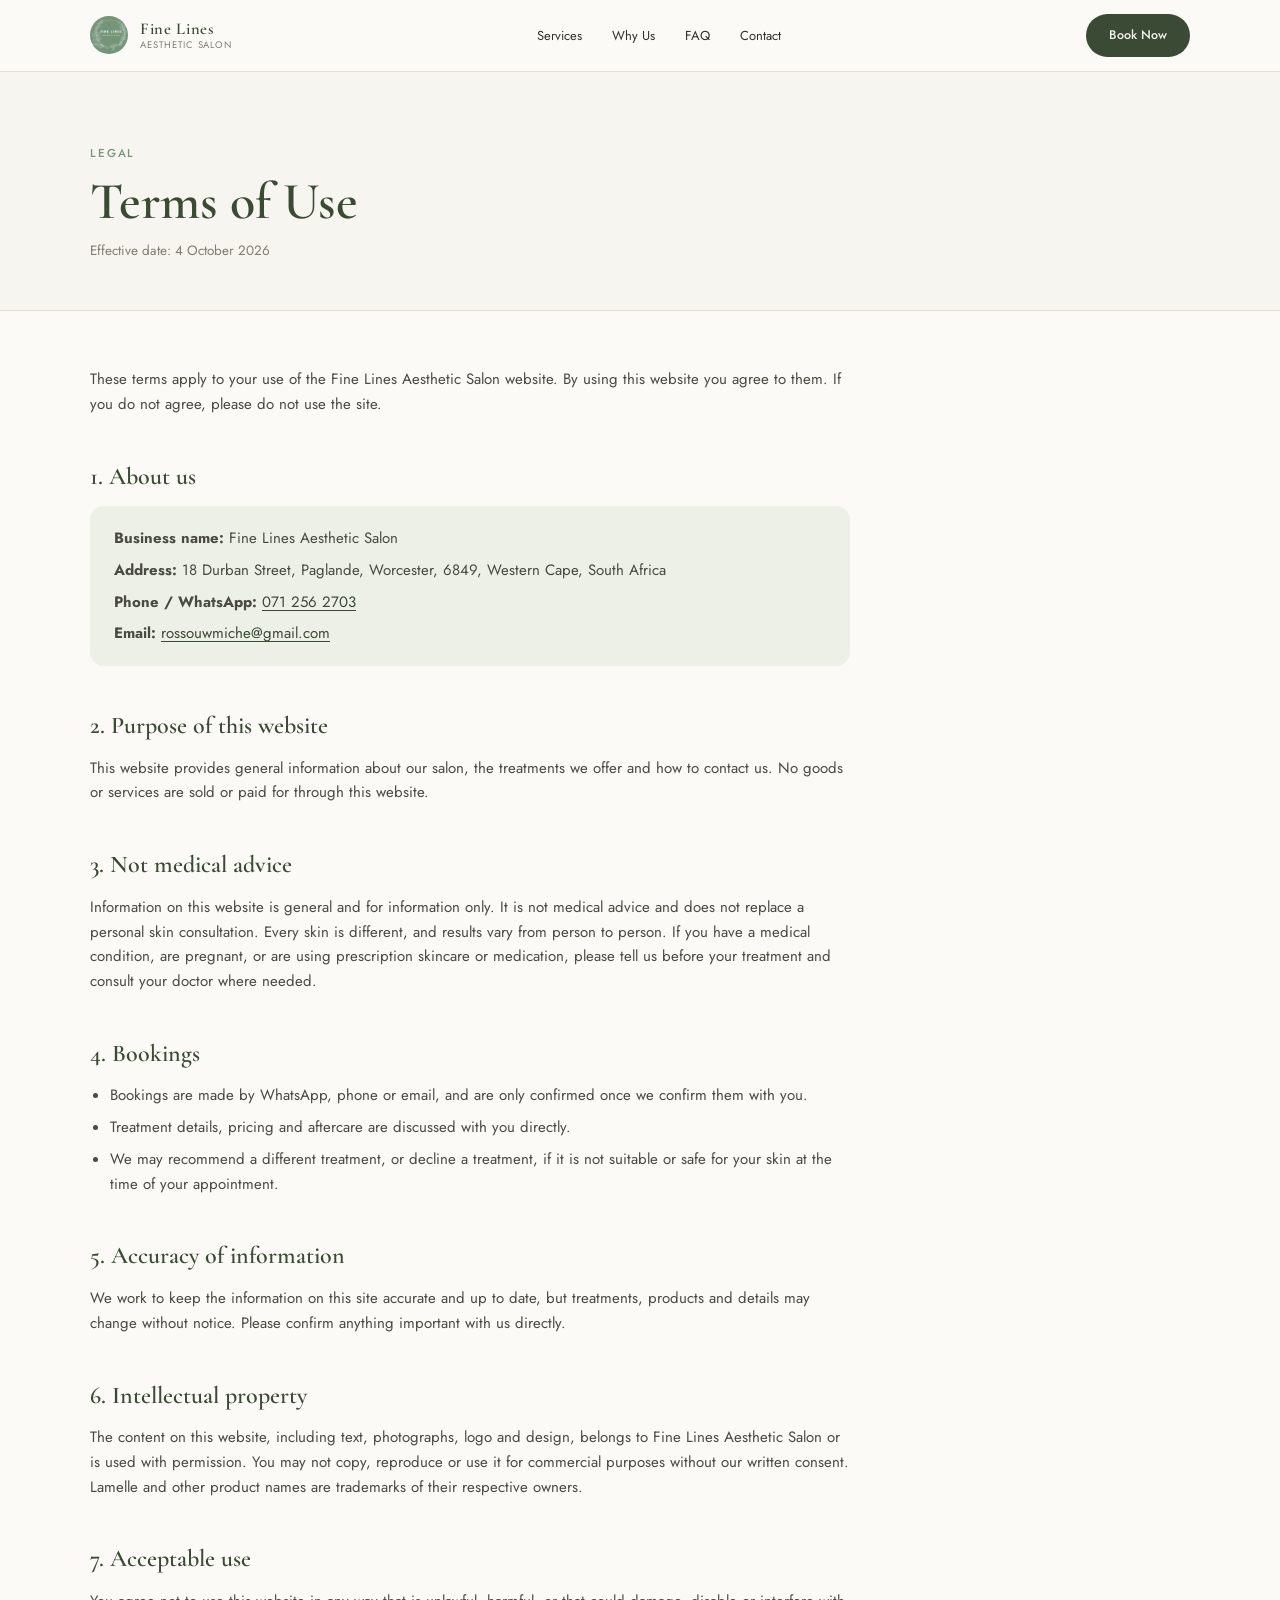
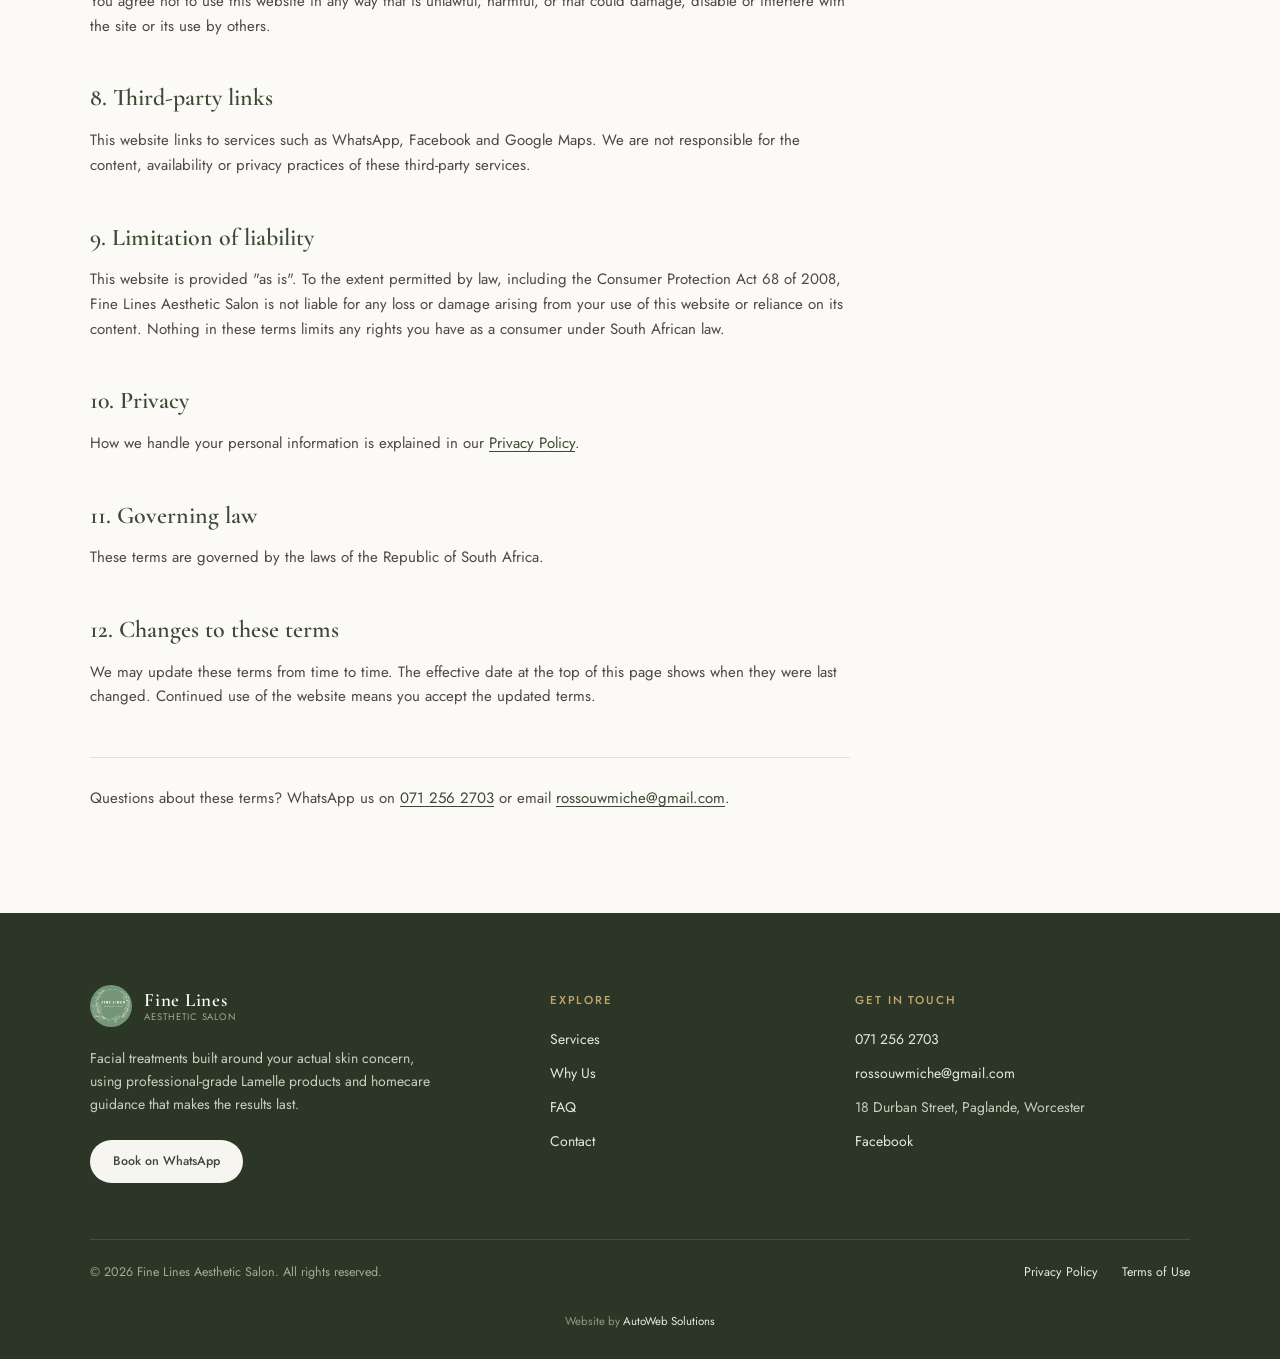
<file: terms.html>
<!doctype html>
<html lang="en">
  <head>
    <meta charset="utf-8" />
    <meta name="viewport" content="width=device-width, initial-scale=1" />
    <title>Terms of Use | Fine Lines Aesthetic Salon</title>
    <meta
      name="description"
      content="Terms of use for the Fine Lines Aesthetic Salon website."
    />
    <link rel="canonical" href="https://finelinesaesthetic.co.za/terms.html" />
    <link rel="icon" href="images/logo.jpg" />
    <link rel="preconnect" href="https://fonts.googleapis.com" />
    <link rel="preconnect" href="https://fonts.gstatic.com" crossorigin />
    <link
      href="https://fonts.googleapis.com/css2?family=Cormorant+Garamond:ital,wght@0,500;0,600;0,700;1,500&family=Jost:wght@300;400;500;600&display=swap"
      rel="stylesheet"
    />
    <link rel="stylesheet" href="css/styles.css" />
  </head>
  <body>
    <div class="topbar">
      <div class="wrap">
        <a class="brandmark" href="index.html">
          <img src="images/logo.jpg" alt="Fine Lines Aesthetic Salon" width="320" height="320" />
          <div class="bt">Fine Lines<small>Aesthetic Salon</small></div>
        </a>
        <nav class="navlinks">
          <a href="index.html#services">Services</a>
          <a href="index.html#why">Why Us</a>
          <a href="index.html#faq">FAQ</a>
          <a href="index.html#contact">Contact</a>
        </nav>
        <div class="topbar-actions">
          <a
            class="btn btn-primary btn-sm"
            data-book
            href="https://wa.me/27712562703?text=Hi%20there.%0AI%20am%20interested%20in%20booking%20an%20appointment%20with%20you."
            target="_blank"
            rel="noopener"
            >Book Now</a
          >
          <button
            class="hamburger"
            aria-label="Open menu"
            aria-expanded="false"
          >
            <svg
              width="20"
              height="20"
              viewBox="0 0 24 24"
              fill="none"
              stroke="#3B4A34"
              stroke-width="1.8"
              stroke-linecap="round"
            >
              <path d="M4 7h16M4 12h16M4 17h16"></path>
            </svg>
          </button>
        </div>
      </div>
      <nav class="mobile-panel" hidden>
        <a href="index.html#services">Services</a>
        <a href="index.html#why">Why Us</a>
        <a href="index.html#faq">FAQ</a>
        <a href="index.html#contact">Contact</a>
      </nav>
    </div>

    <main>
      <div class="legal-head">
        <div class="wrap">
          <div class="eyebrow">Legal</div>
          <h1>Terms of Use</h1>
          <p class="legal-meta">Effective date: 4 October 2026</p>
        </div>
      </div>

      <div class="wrap">
        <article class="legal-body">
          <p>
            These terms apply to your use of the Fine Lines Aesthetic Salon
            website. By using this website you agree to them. If you do not
            agree, please do not use the site.
          </p>

          <h2>1. About us</h2>
          <ul class="legal-details">
            <li><strong>Business name:</strong> Fine Lines Aesthetic Salon</li>
            <li><strong>Address:</strong> 18 Durban Street, Paglande, Worcester, 6849, Western Cape, South Africa</li>
            <li><strong>Phone / WhatsApp:</strong> <a href="tel:+27712562703">071 256 2703</a></li>
            <li><strong>Email:</strong> <a href="mailto:rossouwmiche@gmail.com">rossouwmiche@gmail.com</a></li>
          </ul>

          <h2>2. Purpose of this website</h2>
          <p>
            This website provides general information about our salon, the
            treatments we offer and how to contact us. No goods or services are
            sold or paid for through this website.
          </p>

          <h2>3. Not medical advice</h2>
          <p>
            Information on this website is general and for information only. It
            is not medical advice and does not replace a personal skin
            consultation. Every skin is different, and results vary from person
            to person. If you have a medical condition, are pregnant, or are
            using prescription skincare or medication, please tell us before
            your treatment and consult your doctor where needed.
          </p>

          <h2>4. Bookings</h2>
          <ul>
            <li>Bookings are made by WhatsApp, phone or email, and are only confirmed once we confirm them with you.</li>
            <li>Treatment details, pricing and aftercare are discussed with you directly.</li>
            <li>We may recommend a different treatment, or decline a treatment, if it is not suitable or safe for your skin at the time of your appointment.</li>
          </ul>

          <h2>5. Accuracy of information</h2>
          <p>
            We work to keep the information on this site accurate and up to
            date, but treatments, products and details may change without
            notice. Please confirm anything important with us directly.
          </p>

          <h2>6. Intellectual property</h2>
          <p>
            The content on this website, including text, photographs, logo and
            design, belongs to Fine Lines Aesthetic Salon or is used with
            permission. You may not copy, reproduce or use it for commercial
            purposes without our written consent. Lamelle and other product
            names are trademarks of their respective owners.
          </p>

          <h2>7. Acceptable use</h2>
          <p>
            You agree not to use this website in any way that is unlawful,
            harmful, or that could damage, disable or interfere with the site or
            its use by others.
          </p>

          <h2>8. Third-party links</h2>
          <p>
            This website links to services such as WhatsApp, Facebook and Google
            Maps. We are not responsible for the content, availability or
            privacy practices of these third-party services.
          </p>

          <h2>9. Limitation of liability</h2>
          <p>
            This website is provided "as is". To the extent permitted by law,
            including the Consumer Protection Act 68 of 2008, Fine Lines
            Aesthetic Salon is not liable for any loss or damage arising from
            your use of this website or reliance on its content. Nothing in
            these terms limits any rights you have as a consumer under South
            African law.
          </p>

          <h2>10. Privacy</h2>
          <p>
            How we handle your personal information is explained in our
            <a href="privacy.html">Privacy Policy</a>.
          </p>

          <h2>11. Governing law</h2>
          <p>
            These terms are governed by the laws of the Republic of South
            Africa.
          </p>

          <h2>12. Changes to these terms</h2>
          <p>
            We may update these terms from time to time. The effective date at
            the top of this page shows when they were last changed. Continued
            use of the website means you accept the updated terms.
          </p>

          <p class="legal-foot">
            Questions about these terms? WhatsApp us on
            <a href="tel:+27712562703">071 256 2703</a> or email
            <a href="mailto:rossouwmiche@gmail.com">rossouwmiche@gmail.com</a>.
          </p>
        </article>
      </div>
    </main>

    <footer class="site-footer">
      <div class="wrap">
        <div class="foot-grid">
          <div class="foot-about">
            <div class="foot-brand">
              <img src="images/logo.jpg" alt="Fine Lines Aesthetic Salon" width="320" height="320" />
              <div class="ft">Fine Lines<small>Aesthetic Salon</small></div>
            </div>
            <p>
              Facial treatments built around your actual skin concern, using
              professional-grade Lamelle products and homecare guidance that
              makes the results last.
            </p>
            <a
              class="btn btn-primary btn-sm"
              data-book
              href="https://wa.me/27712562703?text=Hi%20there.%0AI%20am%20interested%20in%20booking%20an%20appointment%20with%20you."
              target="_blank"
              rel="noopener"
              >Book on WhatsApp</a
            >
          </div>
          <div class="foot-col">
            <h4>Explore</h4>
            <ul>
              <li><a href="index.html#services">Services</a></li>
              <li><a href="index.html#why">Why Us</a></li>
              <li><a href="index.html#faq">FAQ</a></li>
              <li><a href="index.html#contact">Contact</a></li>
            </ul>
          </div>
          <div class="foot-col">
            <h4>Get in touch</h4>
            <ul>
              <li><a href="tel:+27712562703">071 256 2703</a></li>
              <li>
                <a href="mailto:rossouwmiche@gmail.com"
                  >rossouwmiche@gmail.com</a
                >
              </li>
              <li>18 Durban Street, Paglande, Worcester</li>
              <li>
                <a
                  href="https://www.facebook.com/finelinesaestheticsalon"
                  target="_blank"
                  rel="noopener"
                  >Facebook</a
                >
              </li>
            </ul>
          </div>
        </div>
        <div class="foot-bottom">
          <div>
            &copy; <span data-year>2026</span> Fine Lines Aesthetic Salon. All
            rights reserved.
          </div>
          <nav class="foot-legal" aria-label="Legal">
            <a href="privacy.html">Privacy Policy</a>
            <a href="terms.html">Terms of Use</a>
          </nav>
          <div class="foot-credit">
            Website by
            <a href="https://autowebsolutions.co.za" target="_blank" rel="noopener"
              >AutoWeb Solutions</a
            >
          </div>
        </div>
      </div>
    </footer>

    <script src="js/main.js"></script>
  </body>
</html>
</file>
<file: css/styles.css>
:root{
  --sage:#77967A;
  --sage-soft:#EDF0E7;
  --forest:#3B4A34;
  --forest-deep:#2B3627;
  --cream:#F7F5EF;
  --paper:#FBFAF6;
  --gold:#C9A66B;
  --ink:#33312C;
  --muted:#807D72;
  --hair:#E4DFD2;
  --white:#FFFFFF;
  --nav-height:67px;
  --ease-soft:cubic-bezier(.22,.61,.36,1);
}
*{box-sizing:border-box;}
html,body{margin:0;padding:0;background:var(--paper);}
body{
  color:var(--ink);
  font-family:'Jost',Helvetica,Arial,sans-serif;
  font-weight:400;
  line-height:1.65;
  -webkit-font-smoothing:antialiased;
}
img{max-width:100%;height:auto;display:block;}
a{color:var(--forest);text-decoration:none;}
a:hover{color:var(--sage);}
.wrap{max-width:1180px;margin:0 auto;padding:0 40px;}
.eyebrow{font-size:11.5px;text-transform:uppercase;letter-spacing:0.16em;color:var(--sage);font-weight:500;}
section{padding:88px 0;}
section + section{border-top:1px solid var(--hair);}
h2.section-title{
  font-family:'Cormorant Garamond',Georgia,serif;
  font-size:clamp(28px,3.2vw,38px);
  font-weight:600;color:var(--forest);margin:10px 0 0;
}
.section-desc{max-width:560px;color:var(--muted);font-size:14.5px;margin-top:12px;}
.section-head{margin-bottom:44px;}
.section-head.center{text-align:center;margin-left:auto;margin-right:auto;}
.section-head.center .section-desc{margin-left:auto;margin-right:auto;}
h2.section-title::after{content:'';display:block;width:56px;height:1px;background:var(--gold);margin-top:18px;transform-origin:left center;}
.section-head.center h2.section-title::after{margin-left:auto;margin-right:auto;transform-origin:center;}

/* topbar */
.topbar{position:sticky;top:0;z-index:20;background:rgba(251,250,246,0.94);backdrop-filter:blur(6px);border-bottom:1px solid var(--hair);}
.topbar .wrap{display:flex;align-items:center;justify-content:space-between;padding-top:14px;padding-bottom:14px;gap:20px;}
.brandmark{display:flex;align-items:center;gap:12px;}
.brandmark img{width:38px;height:38px;border-radius:50%;flex-shrink:0;object-fit:cover;}
.brandmark .bt{font-family:'Cormorant Garamond',Georgia,serif;font-weight:600;font-size:16.5px;color:var(--forest);letter-spacing:0.04em;line-height:1.2;}
.brandmark .bt small{display:block;font-family:'Jost',sans-serif;font-weight:400;font-size:9.5px;letter-spacing:0.1em;text-transform:uppercase;color:var(--muted);}
.navlinks{display:flex;align-items:center;gap:30px;}
.navlinks a{font-size:13px;color:var(--ink);font-weight:400;}
.navlinks a:hover{color:var(--sage);}
.topbar-actions{display:flex;align-items:center;gap:14px;}
.hamburger{display:none;align-items:center;justify-content:center;width:38px;height:38px;border-radius:50%;background:transparent;border:1px solid var(--hair);cursor:pointer;padding:0;}
.hamburger:hover{background:var(--sage-soft);}
.mobile-panel{display:flex;flex-direction:column;padding:8px 22px 20px;border-top:1px solid var(--hair);background:var(--paper);}
.mobile-panel[hidden]{display:none;}
.mobile-panel a{font-size:14.5px;color:var(--ink);padding:12px 0;border-bottom:1px solid var(--hair);display:block;}
.mobile-panel a:last-child{border-bottom:none;}

/* buttons */
.btn{font-family:inherit;display:inline-flex;align-items:center;gap:9px;font-size:13.5px;font-weight:500;padding:13px 26px;border-radius:26px;white-space:nowrap;border:1.4px solid transparent;cursor:pointer;}
.btn-primary{background:var(--forest);color:var(--cream);}
.btn-primary:hover{background:var(--forest-deep);color:var(--cream);}
.btn-secondary{background:transparent;color:var(--forest);border-color:var(--forest);}
.btn-secondary:hover{background:var(--sage-soft);color:var(--forest);}
.btn-sm{padding:10px 22px;font-size:12.5px;}

/* hero */
.hero{background:var(--cream);}
.hero-visual{position:relative;width:100%;overflow:hidden;background:var(--cream);border-bottom:1px solid var(--hair);display:flex;align-items:center;justify-content:center;}
.hero-visual img{width:100%;height:calc(100vh - var(--nav-height));height:calc(100svh - var(--nav-height));object-fit:cover;display:block;mix-blend-mode:multiply;}
.hero-plaque{
  position:absolute;
  display:flex;flex-direction:column;align-items:center;gap:18px;
  padding:44px 64px 40px;
  background:rgba(247,245,239,0.78);
  -webkit-backdrop-filter:blur(10px) saturate(1.1);backdrop-filter:blur(10px) saturate(1.1);
  border:1px solid rgba(201,166,107,0.45);border-radius:6px;
  box-shadow:0 24px 60px -28px rgba(43,54,39,0.35);
  text-align:center;
}
.hero-plaque::before{content:'';position:absolute;inset:8px;border:1px solid rgba(201,166,107,0.3);border-radius:3px;pointer-events:none;}
.hp-name{font-family:'Cormorant Garamond',Georgia,serif;font-weight:600;font-size:clamp(40px,6.2vw,88px);line-height:1;letter-spacing:0.14em;text-transform:uppercase;color:var(--forest);padding-left:0.14em;}
.hp-rule{width:64px;height:1px;background:var(--gold);}
.hp-sub{font-family:'Jost',sans-serif;font-weight:500;font-size:clamp(12px,1.2vw,15px);letter-spacing:0.42em;text-transform:uppercase;color:#56705A;padding-left:0.42em;}
.hero-copy{max-width:640px;margin:0 auto;padding:56px 40px 64px;text-align:center;}
.hero h1{font-family:'Cormorant Garamond',Georgia,serif;font-weight:600;font-size:clamp(38px,4.6vw,56px);line-height:1.08;margin:16px 0 20px;color:var(--forest);}
.hero p{font-size:16px;color:#4a4a42;max-width:480px;margin:0 auto;}

/* trust strip */
.trust{background:var(--sage-soft);border-top:1px solid var(--hair);}
.trust .wrap{padding:38px 40px;}
.trust-grid{display:grid;grid-template-columns:repeat(3,minmax(0,1fr));gap:32px;}
.trust-item{text-align:left;}
.trust-item .tv{font-family:'Cormorant Garamond',Georgia,serif;font-size:28px;font-weight:600;color:var(--forest);}
.trust-item .tl{font-size:12.5px;color:var(--muted);margin-top:4px;}

/* philosophy */
.phil{display:flex;gap:64px;flex-wrap:wrap;align-items:flex-start;}
.phil-quote{flex:1;min-width:300px;}
.phil-quote p.pull{font-family:'Cormorant Garamond',Georgia,serif;font-style:italic;font-weight:500;font-size:clamp(24px,2.6vw,30px);color:var(--forest);line-height:1.42;border-left:2.5px solid var(--sage);padding-left:26px;margin:0;}
.phil-body{flex:1;min-width:280px;}
.phil-body p{font-size:15px;color:#4a4a42;margin:0 0 16px;}

/* services, stacked rectangular cards */
.svc-list{display:flex;flex-direction:column;gap:24px;margin-top:0;}
.svc-card{
  display:flex;align-items:stretch;
  background:#fff;border:1px solid var(--hair);border-radius:16px;overflow:hidden;
  min-height:180px;
}
.svc-card.reverse{flex-direction:row-reverse;}
.svc-media{flex:0 0 320px;position:relative;aspect-ratio:4/3;}
.svc-media img{width:100%;height:100%;object-fit:cover;display:block;}
.svc-content{flex:1;display:flex;flex-direction:column;justify-content:center;gap:10px;padding:28px 40px;}
.svc-name{font-family:'Cormorant Garamond',Georgia,serif;font-size:26px;color:var(--forest);font-weight:600;line-height:1.65;margin:0;}
.svc-desc{font-size:14.5px;color:var(--muted);max-width:460px;line-height:1.6;}
.svc-benefits{list-style:none;margin:0;padding:0;display:flex;flex-direction:column;gap:7px;}
.svc-benefits li{display:flex;align-items:baseline;gap:9px;font-size:13.5px;color:var(--muted);line-height:1.5;}
.svc-benefits li::before{content:'';flex-shrink:0;width:6px;height:6px;border-radius:50%;background:var(--sage);transform:translateY(-2px);}
.svc-link{font-size:13px;color:var(--forest);font-weight:500;margin-top:6px;display:inline-flex;align-items:center;gap:6px;}
.svc-link:hover{color:var(--sage);}

/* brand strip */
.brand-strip{background:var(--white);padding:40px 0;}
.brand-strip-inner{display:flex;align-items:center;justify-content:center;}
.brand-logo{width:160px;height:auto;}

/* about */
.about{display:flex;gap:56px;align-items:center;flex-wrap:wrap;}
.about-mark{flex-shrink:0;width:210px;height:210px;border-radius:18px;overflow:hidden;}
.about-mark img{width:100%;height:100%;object-fit:cover;}
.about-copy{flex:1;min-width:280px;}
.about-copy .name{font-family:'Cormorant Garamond',Georgia,serif;font-size:24px;color:var(--forest);font-weight:600;}
.about-copy .role{font-size:12px;text-transform:uppercase;letter-spacing:0.08em;color:var(--muted);margin-top:2px;}
.about-copy p{font-size:15px;color:#4a4a42;margin:16px 0 0;max-width:560px;}

/* why choose us */
.why{background:var(--sage-soft);}
.why-grid{display:grid;grid-template-columns:repeat(2,minmax(0,1fr));gap:28px;margin-top:0;}
.why-item{display:flex;gap:18px;align-items:flex-start;}
.why-icon{flex-shrink:0;width:52px;height:52px;border-radius:50%;background:#fff;display:flex;align-items:center;justify-content:center;color:var(--forest);}
.why-text h3{font-family:'Cormorant Garamond',Georgia,serif;font-size:19px;color:var(--forest);font-weight:600;margin:0 0 6px;}
.why-text p{font-size:13.5px;color:var(--muted);margin:0;line-height:1.55;max-width:360px;}

/* faq */
.faq-list{max-width:760px;margin:0 auto;display:flex;flex-direction:column;}
.faq-item{border-bottom:1px solid var(--hair);padding:26px 0;}
.faq-item:first-child{border-top:1px solid var(--hair);}
.faq-q{display:flex;align-items:center;gap:14px;font-family:'Cormorant Garamond',Georgia,serif;font-size:19px;font-weight:600;color:var(--forest);}
.faq-q .qmark{flex-shrink:0;width:26px;height:26px;border-radius:50%;background:var(--sage-soft);color:var(--forest);display:flex;align-items:center;justify-content:center;font-family:'Jost',sans-serif;font-size:12px;font-weight:500;}
.faq-a{font-size:14.5px;color:#4a4a42;margin:12px 0 0 40px;max-width:600px;line-height:1.6;}

/* cta */
.cta{background:var(--forest);color:var(--cream);}
.cta .wrap{text-align:left;padding:80px 40px;}
.cta h2{font-family:'Cormorant Garamond',Georgia,serif;font-size:clamp(30px,3.6vw,42px);font-weight:600;color:#fff;margin:14px 0 16px;max-width:640px;}
.cta p{font-size:15.5px;color:#d9ddd0;max-width:520px;margin:0 0 32px;}
.cta .eyebrow{color:var(--gold);}
.cta .btn-primary{background:var(--cream);color:var(--forest);}
.cta .btn-primary:hover{background:#fff;color:var(--forest);}
.cta-actions{display:flex;gap:14px;flex-wrap:wrap;align-items:center;}
.cta-details{margin-top:48px;padding-top:32px;border-top:1px solid rgba(255,255,255,0.16);display:flex;gap:40px;flex-wrap:wrap;}
.cta-details .item .k{font-size:11px;text-transform:uppercase;letter-spacing:0.1em;color:#9fae90;}
.cta-details .item .v{font-family:'Cormorant Garamond',Georgia,serif;font-size:18px;color:#fff;margin-top:4px;}
.cta-details .item .v a{color:#fff;}
.cta-details .item .v a:hover{color:var(--gold);}

/* map */
.map-panel{border-radius:18px;overflow:hidden;border:1px solid var(--hair);height:380px;}
.map-panel iframe{width:100%;height:100%;display:block;}

/* footer */
.site-footer{background:var(--forest-deep);color:#c9cfbf;padding:72px 0 0;}
.foot-grid{display:grid;grid-template-columns:1.6fr 1fr 1.3fr;gap:48px;padding-bottom:56px;}
.foot-brand{display:flex;align-items:center;gap:12px;}
.foot-brand img{width:42px;height:42px;border-radius:50%;object-fit:cover;}
.foot-brand .ft{font-family:'Cormorant Garamond',Georgia,serif;font-weight:600;font-size:19px;color:#fff;letter-spacing:0.04em;line-height:1.2;}
.foot-brand .ft small{display:block;font-family:'Jost',sans-serif;font-weight:400;font-size:9.5px;letter-spacing:0.1em;text-transform:uppercase;color:#9fae90;}
.foot-about p{font-size:14px;line-height:1.65;max-width:340px;margin:20px 0 24px;}
.site-footer .btn-primary{background:var(--cream);color:var(--forest);}
.site-footer .btn-primary:hover{background:#fff;color:var(--forest);}
.foot-col h4{font-family:'Jost',sans-serif;font-size:11.5px;font-weight:500;text-transform:uppercase;letter-spacing:0.16em;color:var(--gold);margin:6px 0 18px;}
.foot-col ul{list-style:none;margin:0;padding:0;display:flex;flex-direction:column;gap:11px;font-size:14px;}
.site-footer a:not(.btn){color:#e6e9df;}
.site-footer a:not(.btn):hover{color:var(--gold);}
.foot-bottom{border-top:1px solid rgba(255,255,255,0.12);padding:22px 0 28px;display:flex;justify-content:space-between;align-items:center;gap:16px;flex-wrap:wrap;font-size:12.5px;color:#9fae90;}
.foot-legal{display:flex;gap:24px;}
.foot-credit{width:100%;text-align:center;font-size:11.5px;color:#8a9a7d;padding-top:14px;}

/* legal pages */
.legal-head{background:var(--cream);border-bottom:1px solid var(--hair);padding:72px 0 48px;}
.legal-head h1{font-family:'Cormorant Garamond',Georgia,serif;font-weight:600;font-size:clamp(36px,4.4vw,52px);line-height:1.1;color:var(--forest);margin:10px 0 10px;}
.legal-meta{font-size:13.5px;color:var(--muted);margin:0;}
.legal-body{max-width:760px;padding:56px 0 88px;font-size:15px;color:#4a4a42;}
.legal-body h2{font-family:'Cormorant Garamond',Georgia,serif;font-size:24px;font-weight:600;color:var(--forest);margin:40px 0 10px;}
.legal-body p{margin:0 0 14px;}
.legal-body ul{margin:0 0 14px;padding-left:20px;}
.legal-body li{margin-bottom:7px;}
.legal-body a{text-decoration:underline;text-underline-offset:3px;}
.legal-details{list-style:none;padding:20px 24px !important;background:var(--sage-soft);border-radius:14px;}
.legal-details li:last-child{margin-bottom:0;}
.legal-foot{margin-top:48px !important;padding-top:28px;border-top:1px solid var(--hair);}

@media (max-width:900px){
  .navlinks{display:none;}
  .hamburger{display:flex;}
  .hero-visual img{height:62vh;height:62svh;min-height:380px;}
  .hero-copy{max-width:100%;padding:40px 22px 48px;}
  .hero p{max-width:100%;}
  .svc-card, .svc-card.reverse{flex-direction:column;}
  .svc-media{flex:none;height:220px;}
  .why-grid{grid-template-columns:1fr;}
  .foot-grid{grid-template-columns:1fr 1fr;}
  .foot-about{grid-column:1 / -1;}
  .about{gap:28px;}
  .about-mark{width:160px;height:160px;}
}
@media (max-width:760px){
  .wrap{padding-left:22px;padding-right:22px;}
  .trust-grid{grid-template-columns:1fr;gap:20px;}
  section{padding:60px 0;}
  .cta-details{gap:26px;}
  .faq-a{margin-left:0;}
  .map-panel{height:280px;}
  .hero-plaque{padding:30px 28px 26px;gap:14px;}
  .hp-name{letter-spacing:0.1em;padding-left:0.1em;}
  .hp-sub{letter-spacing:0.32em;padding-left:0.32em;}
  .foot-grid{grid-template-columns:1fr;gap:36px;}
  .site-footer{padding-top:56px;}
  .legal-head{padding:48px 0 36px;}
  .legal-body{padding:40px 0 60px;}
}

/* scroll reveal (classes added by main.js) */
.reveal{transition:opacity .9s var(--ease-soft) var(--rd,0ms),transform .9s var(--ease-soft) var(--rd,0ms);}
.reveal-up{opacity:0;transform:translateY(24px);}
.reveal-fade{opacity:0;}
.reveal-img{opacity:0;transition:opacity 1.4s var(--ease-soft) var(--rd,0ms);}
.reveal-img img{transform:scale(1.08);transition:transform 1.6s var(--ease-soft) var(--rd,0ms);}
.reveal.is-in{opacity:1;transform:none;}
.reveal-img.is-in img{transform:none;}
h2.section-title.reveal::after{transform:scaleX(0);transition:transform 1s var(--ease-soft) calc(var(--rd,0ms) + 450ms);}
h2.section-title.reveal.is-in::after{transform:none;}

/* hero entrance on load */
@media (prefers-reduced-motion:no-preference){
  .hero-visual img{animation:fl-settle 1.8s var(--ease-soft) both;}
  .hero-plaque{animation:fl-rise 1.1s var(--ease-soft) .3s both;}
  .hp-rule{animation:fl-draw 1s var(--ease-soft) .9s both;}
  .hero-copy h1{animation:fl-rise .9s var(--ease-soft) .5s both;}
  .hero-copy p{animation:fl-rise .9s var(--ease-soft) .65s both;}
}
@keyframes fl-settle{from{transform:scale(1.06);}to{transform:none;}}
@keyframes fl-rise{from{opacity:0;transform:translateY(20px);}to{opacity:1;transform:none;}}
@keyframes fl-draw{from{transform:scaleX(0);}to{transform:none;}}

/* booking modal */
.book-modal{width:min(520px,calc(100% - 32px));max-height:calc(100% - 32px);padding:0;border:none;border-radius:20px;background:var(--paper);color:var(--ink);box-shadow:0 40px 80px -30px rgba(43,54,39,0.5);}
.book-modal::backdrop{background:rgba(43,54,39,0.55);backdrop-filter:blur(3px);}
.book-form{position:relative;display:flex;flex-direction:column;gap:16px;padding:40px 40px 32px;}
.book-form h2{font-family:'Cormorant Garamond',Georgia,serif;font-size:32px;font-weight:600;color:var(--forest);line-height:1.15;margin:-6px 0 0;}
.book-intro{font-size:14px;color:var(--muted);margin:-4px 0 6px;}
.book-close{position:absolute;top:16px;right:16px;width:36px;height:36px;border-radius:50%;border:1px solid var(--hair);background:transparent;font-size:22px;line-height:1;color:var(--forest);cursor:pointer;}
.book-close:hover{background:var(--sage-soft);}
.book-field{display:flex;flex-direction:column;gap:6px;font-size:12.5px;font-weight:500;color:var(--forest);}
.book-field em{font-style:normal;font-weight:400;color:var(--muted);}
.book-field input{font:inherit;font-size:15px;font-weight:400;color:var(--ink);padding:12px 14px;border:1px solid var(--hair);border-radius:10px;background:#fff;}
.book-field input:focus,.book-chip input:focus-visible + span{outline:2px solid var(--sage);outline-offset:1px;}
.book-services{border:none;margin:4px 0 0;padding:0;display:flex;flex-wrap:wrap;gap:8px;}
.book-services legend{font-size:12.5px;font-weight:500;color:var(--forest);padding:0;margin-bottom:10px;}
.book-chip{position:relative;cursor:pointer;}
.book-chip input{position:absolute;opacity:0;pointer-events:none;}
.book-chip span{display:inline-block;font-size:13px;padding:8px 16px;border:1px solid var(--hair);border-radius:20px;background:#fff;color:var(--ink);transition:background .15s,border-color .15s,color .15s;}
.book-chip:hover span{border-color:var(--sage);}
.book-chip input:checked + span{background:var(--forest);border-color:var(--forest);color:var(--cream);}
.book-error{font-size:13px;color:#a2452f;margin:0;}
.book-submit{justify-content:center;margin-top:6px;}
.book-note{font-size:11.5px;color:var(--muted);text-align:center;margin:0;}
@media (max-width:760px){
  .book-form{padding:32px 22px 24px;}
  .book-form h2{font-size:27px;padding-right:40px;}
}
</file>
